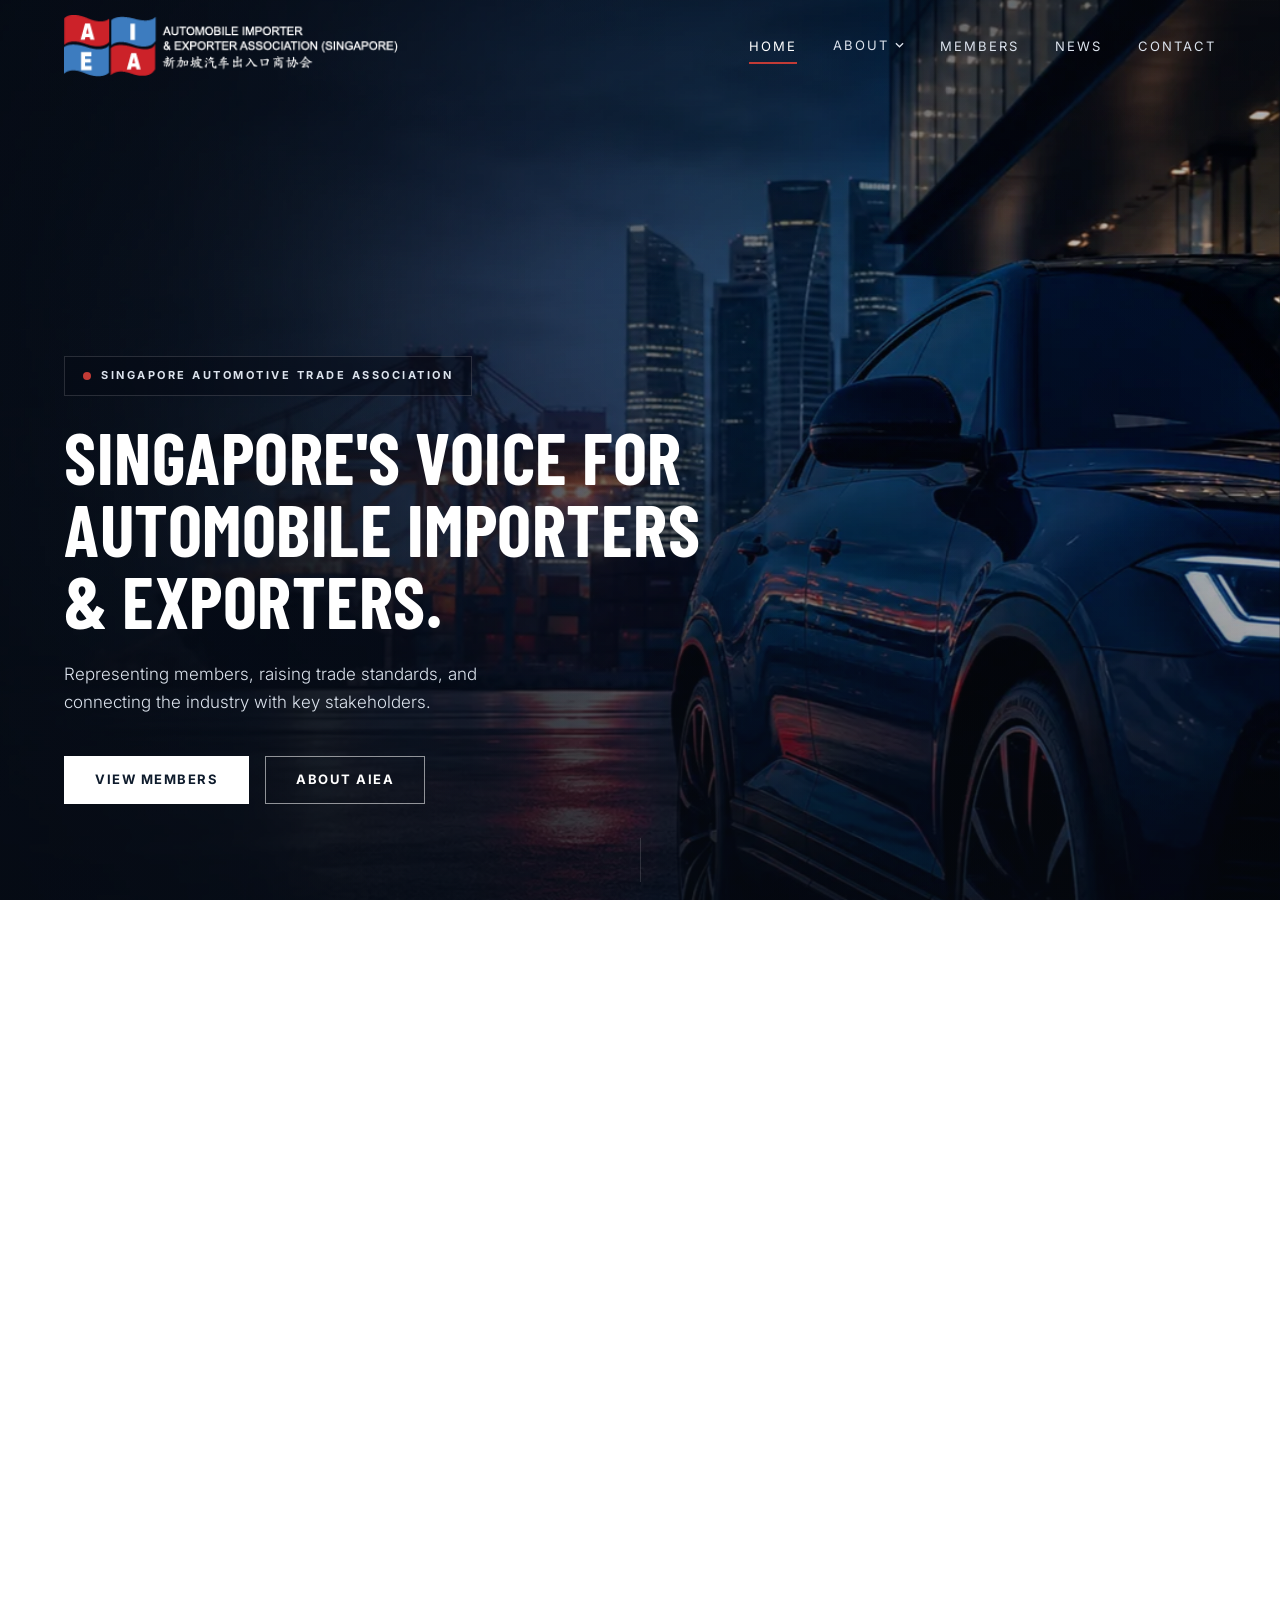
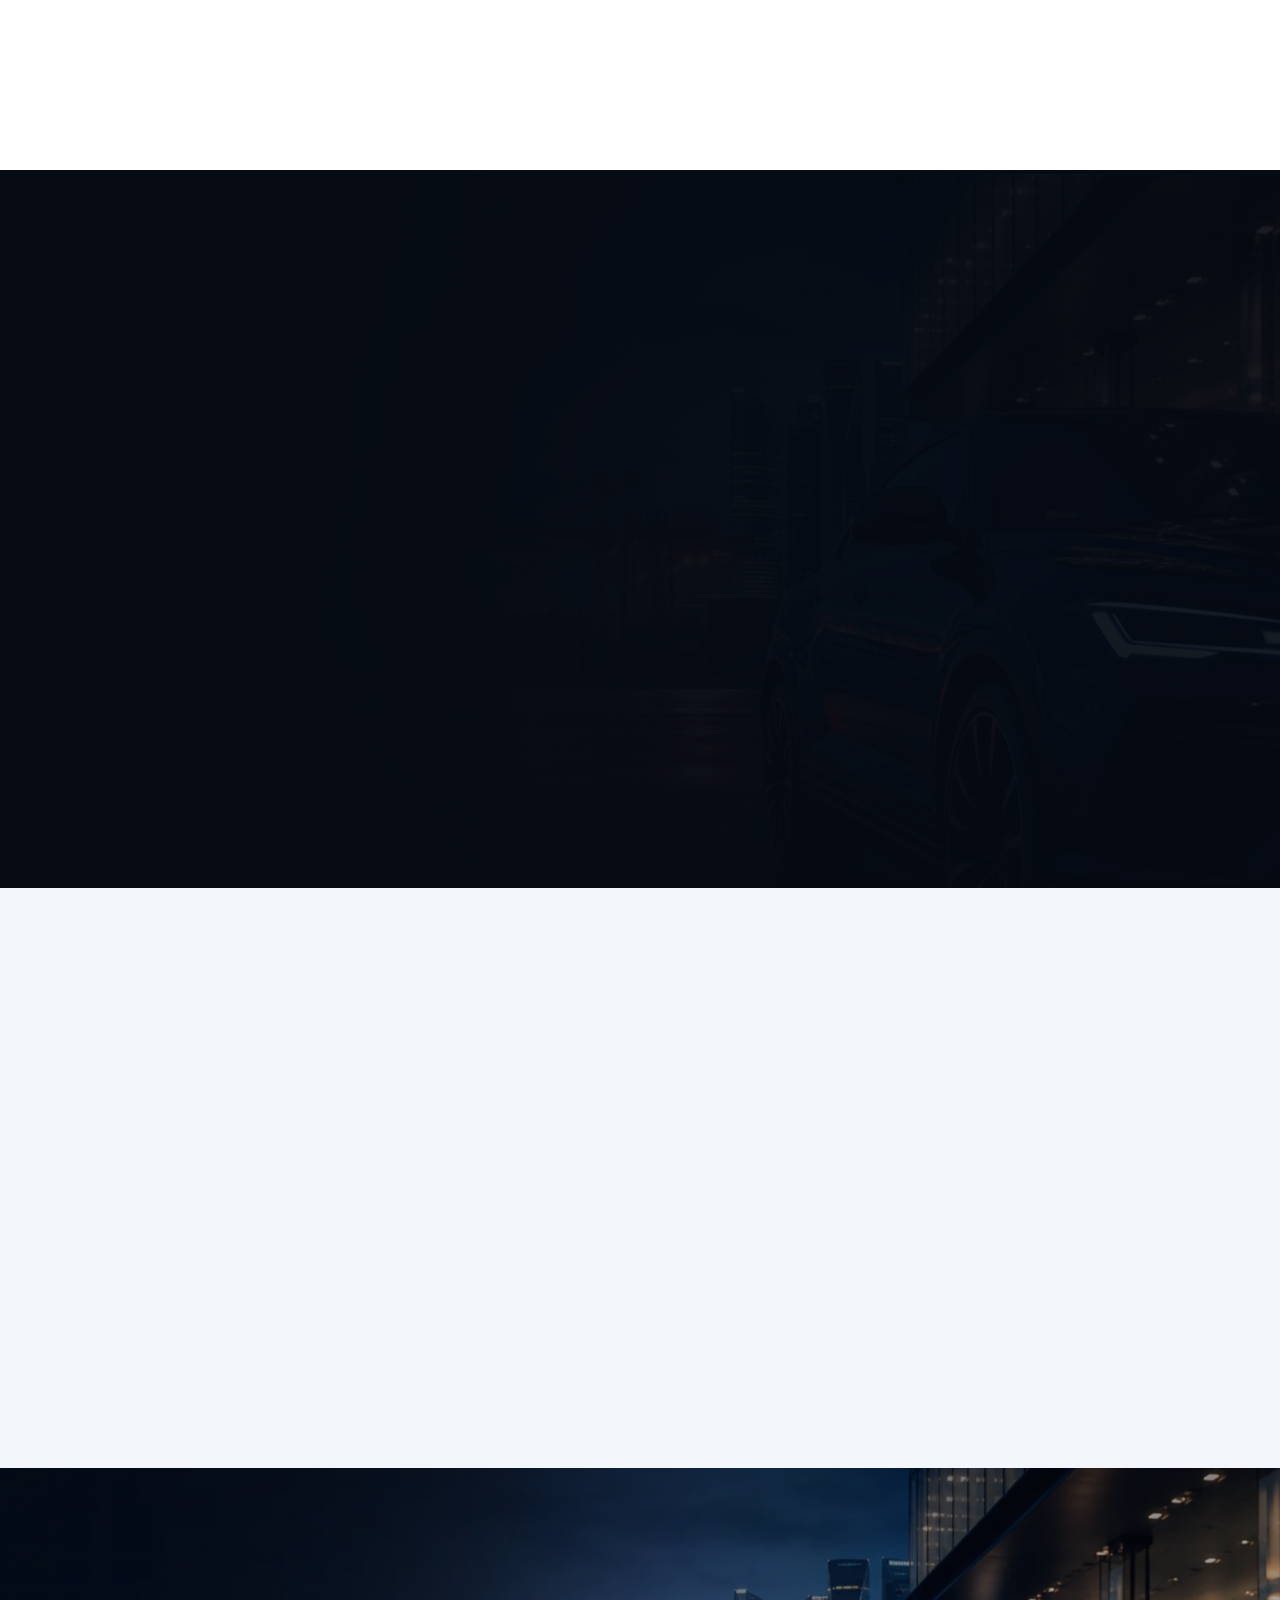
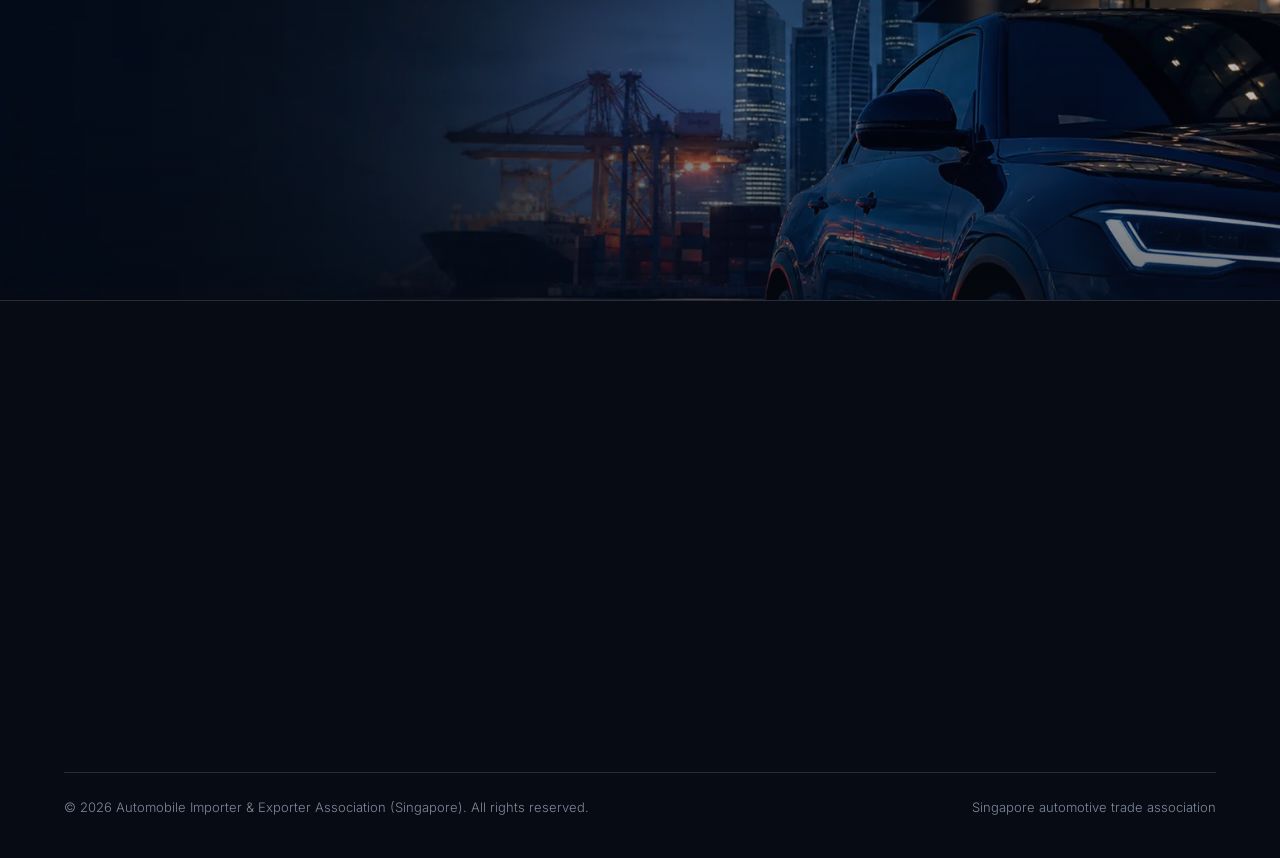
<file: index.html>
<html lang="en"><head>
<meta charset="UTF-8">
<meta name="viewport" content="width=device-width, initial-scale=1.0">
<title>AIEA — Automobile Importer &amp; Exporter Association (Singapore)</title>
<meta name="description" content="AIEA represents Singapore automobile importers, exporters, parallel import dealers, and motor trade businesses through representation, authority liaison, trade standards, and member support.">
<!-- OG / Social -->
<meta property="og:type" content="website">
<meta property="og:title" content="AIEA — Automobile Importer &amp; Exporter Association (Singapore)">
<meta property="og:description" content="Representing Singapore automobile importers, exporters, parallel import dealers, and motor trade businesses.">
<meta property="og:image" content="uploads/hero-bg-1600.webp">
<meta property="og:locale" content="en_SG">
<meta name="twitter:card" content="summary_large_image">
<meta name="twitter:title" content="AIEA — Singapore Automobile Trade Association">
<meta name="twitter:description" content="Representing Singapore automobile importers, exporters, and motor trade businesses since 2000.">
<meta name="twitter:image" content="uploads/hero-bg-1600.webp">
<!-- Favicon -->
<link rel="icon" type="image/png" href="uploads/logo.png">
<!-- Fonts: preconnect first, then non-blocking load -->
<link rel="preconnect" href="https://fonts.googleapis.com">
<link rel="preconnect" href="https://fonts.gstatic.com" crossorigin="">
<link rel="preload" as="style" href="https://fonts.googleapis.com/css2?family=Barlow+Condensed:wght@600;700&amp;family=Inter:wght@300;400;700&amp;display=swap">
<link href="https://fonts.googleapis.com/css2?family=Barlow+Condensed:wght@600;700&amp;family=Inter:wght@300;400;700&amp;display=swap" rel="stylesheet" media="all" onload="this.media='all'">
<noscript><link href="https://fonts.googleapis.com/css2?family=Barlow+Condensed:wght@600;700&family=Inter:wght@300;400;700&display=swap" rel="stylesheet"></noscript>
<link rel="stylesheet" href="styles.css">
<link rel="preload" as="image" href="uploads/hero-bg-1600.webp" type="image/webp" media="(min-width: 768px)">
<link rel="preload" as="image" href="uploads/hero-bg-800.webp" type="image/webp" media="(max-width: 767px)">
</head>
<body>

<template id="__bundler_thumbnail" data-bg-color="#060B14">
  <svg viewBox="0 0 1200 800" xmlns="http://www.w3.org/2000/svg">
    <rect width="1200" height="800" fill="#060B14"></rect>
    <g transform="translate(440, 290)">
      <path d="M0 20 Q40 0 80 14 T160 14 T240 14 T320 14 L320 180 Q280 200 240 186 T160 186 T80 186 T0 186 Z" fill="#C23B36"></path>
      <path d="M0 86 Q40 66 80 80 T160 80 T240 80 T320 80 L320 120 Q280 140 240 126 T160 126 T80 126 T0 126 Z" fill="#3A6FB7"></path>
      <text x="160" y="118" font-family="Inter, -apple-system, sans-serif" font-size="84" font-weight="700" fill="#FFFFFF" text-anchor="middle" letter-spacing="14">AIEA</text>
    </g>
  </svg>
</template>

<!-- ================= NAV ================= -->
<header class="site-header" data-screen-label="Navigation">
  <div class="container nav-inner">
    <a class="nav-logo" href="#top" aria-label="AIEA home">
      <picture>
        <source srcset="uploads/logo.webp" type="image/webp">
        <img src="uploads/logo.png" alt="AIEA — Automobile Importer &amp; Exporter Association (Singapore)" width="318" height="59">
      </picture>
    </a>
    <ul class="nav-links">
      <li><a href="#top" class="is-active">Home</a></li>
      <li class="nav-has-dropdown">
        <a href="about-us.html" aria-haspopup="true" aria-expanded="false">About<svg class="nav-caret" viewBox="0 0 10 6" aria-hidden="true"><path d="M1 1l4 4 4-4" fill="none" stroke="currentColor" stroke-width="1.4"></path></svg></a>
        <ul class="nav-dropdown">
          <li><a href="about-us.html">About AIEA</a></li>
          <li><a href="about-us.html#objectives">Objectives</a></li>
          <li><a href="about-us.html#governing-structure">Governing Structure</a></li>
          <li><a href="committee-members.html">Committee Members</a></li>
          <li><a href="partners.html">Partners</a></li>
        </ul>
      </li>
      <li><a href="membership-directory.html">Members</a></li>
      <li><a href="news-events.html">News</a></li>
      <li><a href="contact.html">Contact</a></li>
    </ul>
    <button class="nav-toggle" type="button" aria-expanded="false" aria-label="Open menu">
      <span></span><span></span><span></span>
    </button>
  </div>
</header>

<nav class="mobile-menu" aria-label="Mobile navigation">
  <ul>
    <li><a href="#top">Home</a></li>
    <li><a href="about-us.html">About AIEA</a></li>
    <li class="mobile-subitem"><a href="about-us.html#objectives">Objectives</a></li>
    <li class="mobile-subitem"><a href="about-us.html#governing-structure">Governing Structure</a></li>
    <li class="mobile-subitem"><a href="committee-members.html">Committee Members</a></li>
    <li class="mobile-subitem"><a href="partners.html">Partners</a></li>
    <li><a href="membership-directory.html">Members</a></li>
    <li><a href="news-events.html">News</a></li>
    <li><a href="contact.html">Contact</a></li>
  </ul>
</nav>

<!-- ================= HERO ================= -->
<section class="hero" id="top" data-screen-label="Hero">
  <div class="hero-bg" aria-hidden="true" style="transform: translateY(0px) scale(1);"><div class="hero-bg-img"></div></div>
  <div class="container hero-content" style="transform: translateY(0px); opacity: 1;">
    <span class="hero-badge hero-in" style="--hero-delay: 0.1s;"><i></i>Singapore Automotive Trade Association</span>
    <h1 class="display-xl hero-in is-split" style="--hero-delay: 0.25s;"><span class="w"><span style="--w-delay: 0.25s;">Singapore's</span></span> <span class="w"><span style="--w-delay: 0.32s;">voice</span></span> <span class="w"><span style="--w-delay: 0.39s;">for</span></span> <span class="w"><span style="--w-delay: 0.46s;">automobile</span></span> <span class="w"><span style="--w-delay: 0.53s;">importers</span></span> <span class="w"><span style="--w-delay: 0.6000000000000001s;">&amp;&nbsp;exporters.</span></span></h1>
    <p class="lead hero-sub hero-in" style="--hero-delay: 0.4s;">Representing members, raising trade standards, and connecting the industry with key stakeholders.</p>
    <div class="hero-actions hero-in" style="--hero-delay: 0.55s;">
      <a class="btn btn-fill-light" href="membership-directory.html">View members</a>
      <a class="btn btn-outline-light" href="about-us.html">About AIEA</a>
    </div>
  </div>
  <div class="hero-scroll-cue" aria-hidden="true"></div>
</section>

<!-- ================= ABOUT ================= -->
<section class="band band-light on-light" id="about" data-screen-label="About AIEA">
  <div class="container about-grid">
    <div class="about-media reveal" data-drift="-0.05">
      <div class="about-photo-frame">
        <picture>
          <source srcset="uploads/about-industry-meeting.webp" type="image/webp">
          <img src="uploads/about-industry-meeting.png" alt="AIEA members reviewing trade documents at an automotive showroom" width="900" height="600" loading="lazy">
        </picture>
      </div>
      <div class="about-caption reveal" style="--reveal-delay: 0.25s;">
        <span class="aiea-stripe" aria-hidden="true"></span>
        <h3>Registered in Singapore since 2000</h3>
        <p>Supporting representation, liaison, and professional trade practices.</p>
      </div>
    </div>
    <div class="about-copy">
      <div class="reveal">
        <span class="eyebrow">About AIEA</span>
        <span class="eyebrow-bar" aria-hidden="true"></span>
        <h2 class="display-lg">Built for Singapore automobile importers and exporters.</h2>
      </div>
      <p class="lead reveal" style="--reveal-delay: 0.12s;">AIEA was officially registered on 11 January 2000 to represent members of Singapore's automotive import, export, parallel import, and motor trade community.</p>
      <div class="reveal" style="--reveal-delay: 0.2s;">
        <h3 class="about-subhead">An association shaped by the trade</h3>
        <p class="about-subcopy">From member communication to industry standards, AIEA provides a practical platform for Singapore automotive businesses.</p>
      </div>
      <div class="stat-row reveal" style="--reveal-delay: 0.3s;">
        <div class="spec-cell">
          <span class="value" data-count="2000">0</span>
          <span class="label">Registered</span>
        </div>
        <div class="spec-cell">
          <span class="value" data-count="80" data-suffix="+">0</span>
          <span class="label">Members</span>
        </div>
        <div class="spec-cell">
          <span class="value">SG</span>
          <span class="label">Trade</span>
        </div>
      </div>
    </div>
  </div>
</section>

<!-- ================= OBJECTIVES ================= -->
<section class="band band-dark objectives" id="objectives" data-screen-label="What AIEA Does">
  <div class="objectives-bg" aria-hidden="true"></div>
  <div class="container objectives-grid">
    <div class="objectives-intro" data-drift="-0.03">
      <div class="reveal">
        <span class="eyebrow">What AIEA Does</span>
        <span class="eyebrow-bar" aria-hidden="true"></span>
        <h2 class="display-lg">Supporting Singapore's automobile import &amp; export industry</h2>
      </div>
      <p class="lead reveal" style="--reveal-delay: 0.12s;">AIEA represents Singapore automobile importers, exporters, parallel import dealers, and motor trade businesses through representation, authority liaison, trade standards, and member support.</p>
      <div class="objectives-actions reveal" style="--reveal-delay: 0.28s;">
        <a class="btn btn-fill-light" href="#objectives">View objectives</a>
        <a class="btn btn-outline-light" href="membership-directory.html">Browse members</a>
      </div>
    </div>
    <div class="objective-cards" data-drift="0.05">
      <article class="objective-card accent-red reveal">
        <span class="objective-num">01</span>
        <h3>Represent Singapore motor traders</h3>
        <p>Promoting the interests of Singapore automobile importers and exporters.</p>
      </article>
      <article class="objective-card accent-blue reveal" style="--reveal-delay: 0.12s;">
        <span class="objective-num">02</span>
        <h3>Liaise with relevant authorities</h3>
        <p>Connecting members with relevant Singapore government agencies.</p>
      </article>
      <article class="objective-card accent-blue reveal" style="--reveal-delay: 0.2s;">
        <span class="objective-num">03</span>
        <h3>Promote proper trade practices</h3>
        <p>Encouraging fair, transparent, and professional automotive trade standards.</p>
      </article>
      <article class="objective-card accent-red reveal" style="--reveal-delay: 0.28s;">
        <span class="objective-num">04</span>
        <h3>Support industry development</h3>
        <p>Improving member knowledge, service quality, and trade expertise.</p>
      </article>
    </div>
  </div>
</section>

<!-- ================= MEMBER CTA ================= -->
<section class="band band-light-alt on-light" id="members" data-screen-label="Membership">
  <div class="container">
    <div class="member-grid">
      <div class="member-panel panel-dark reveal">
        <span class="eyebrow" style="color: var(--body-strong-dark);">Member Directory</span>
        <span class="eyebrow-bar" aria-hidden="true"></span>
        <h2 class="display-md" style="color: var(--on-dark);">Find AIEA member companies.</h2>
        <p>Browse Singapore automobile importers, exporters, parallel import dealers, and motor trade businesses.</p>
        <a class="btn btn-fill-light" href="membership-directory.html">View member directory</a>
        <span class="panel-glyph" aria-hidden="true">
          <svg viewBox="0 0 24 24" fill="none" stroke="currentColor" stroke-width="1">
            <path d="M6 3h9l4 4v14H6z"></path>
            <path d="M15 3v4h4"></path>
            <path d="M9 12h6M9 16h6"></path>
          </svg>
        </span>
      </div>
      <div class="member-panel panel-light reveal" style="--reveal-delay: 0.15s;">
        <span class="eyebrow">Membership Form</span>
        <span class="eyebrow-bar" aria-hidden="true"></span>
        <h2 class="display-md">Apply to join the association.</h2>
        <p>Download the AIEA membership form for submission to the association secretariat.</p>
        <a class="btn btn-fill-dark" href="https://drive.google.com/file/d/1eF8qH10rhU7U8wJIN0uwfxUP3kX7Qyko/view">Download form</a>
        <span class="panel-glyph" aria-hidden="true">
          <svg viewBox="0 0 24 24" fill="none" stroke="currentColor" stroke-width="1">
            <path d="M4 4h16v16H4z"></path>
            <path d="M8 9h8M8 12h5"></path>
            <path d="M8 16l2 2 4-4"></path>
          </svg>
        </span>
      </div>
    </div>
  </div>
</section>

<!-- ================= PHOTO BAND ================= -->
<section class="photo-band" data-screen-label="Photo Band" aria-label="Singapore port at night with automobile">
  <div class="photo-band-img" aria-hidden="true"></div>
  <div class="photo-band-overlay">
    <div class="container" data-drift="-0.08">
      <h2 class="display-md reveal" style="max-width: 18ch;">Connecting the trade with the industry.</h2>
    </div>
  </div>
</section>

<!-- ================= FOOTER ================= -->
<footer class="site-footer" id="contact" data-screen-label="Footer">
  <div class="container">
    <div class="footer-grid">
      <div class="footer-col reveal">
        <span class="eyebrow">Contact</span>
        <span class="eyebrow-bar" aria-hidden="true"></span>
        <h3>Get in touch with AIEA</h3>
        <address>
          No. 20 Ubi Road 4 #02-02<br>
          Think One Building<br>
          Singapore 408622
        </address>
        <div class="footer-contact-lines">
          <a href="tel:+6581208281">Tel: (65) 8120 8281</a>
          <a href="mailto:enquiries@aiea.org.sg">Email: enquiries@aiea.org.sg</a>
        </div>
      </div>
      <div class="footer-col reveal" style="--reveal-delay: 0.12s;">
        <span class="eyebrow">Membership Enquiry</span>
        <span class="eyebrow-bar" aria-hidden="true"></span>
        <h3>Become an AIEA member</h3>
        <p class="footer-body">For membership applications or enquiries, contact the association secretariat or download the membership form from the website.</p>
        <div class="footer-cta-row">
          <a class="btn btn-fill-light" href="mailto:enquiries@aiea.org.sg">Membership enquiry</a>
          <a class="btn btn-outline-light" href="https://drive.google.com/file/d/1eF8qH10rhU7U8wJIN0uwfxUP3kX7Qyko/view">Download form</a>
        </div>
      </div>
      <div class="footer-col reveal" style="--reveal-delay: 0.2s;">
        <span class="eyebrow">Quick Links</span>
        <span class="eyebrow-bar" aria-hidden="true"></span>
        <ul class="footer-links">
          <li><a href="about-us.html">About AIEA</a></li>
          <li><a href="#objectives">Objectives</a></li>
          <li><a href="membership-directory.html">Member Directory</a></li>
          <li><a href="news-events.html">News &amp; Events</a></li>
          <li><a href="contact.html">Contact</a></li>
        </ul>
      </div>
    </div>
    <div class="footer-bottom">
      <span>© <span id="footer-year">2026</span> Automobile Importer &amp; Exporter Association (Singapore). All rights reserved.</span>
      <span>Singapore automotive trade association</span>
    </div>
  </div>
</footer>

<script src="scroll.js"></script>


</body></html>
</file>
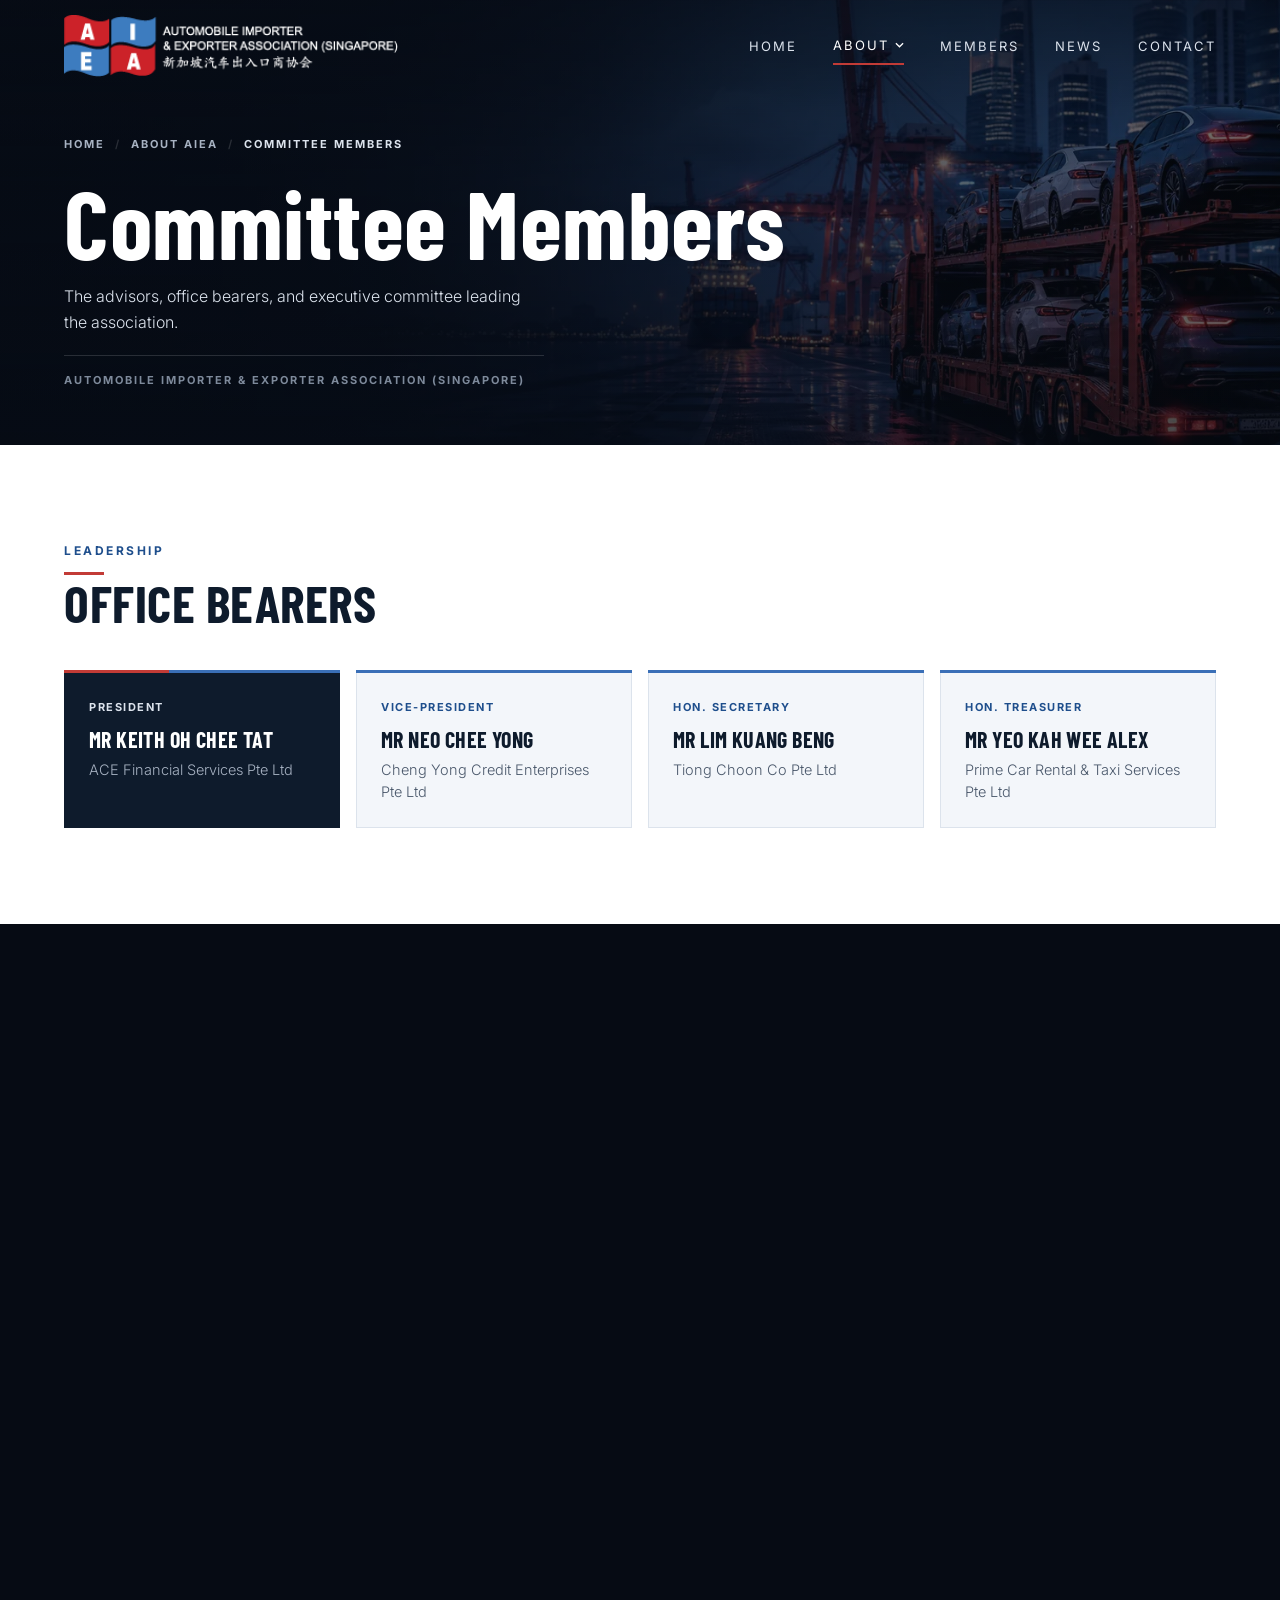
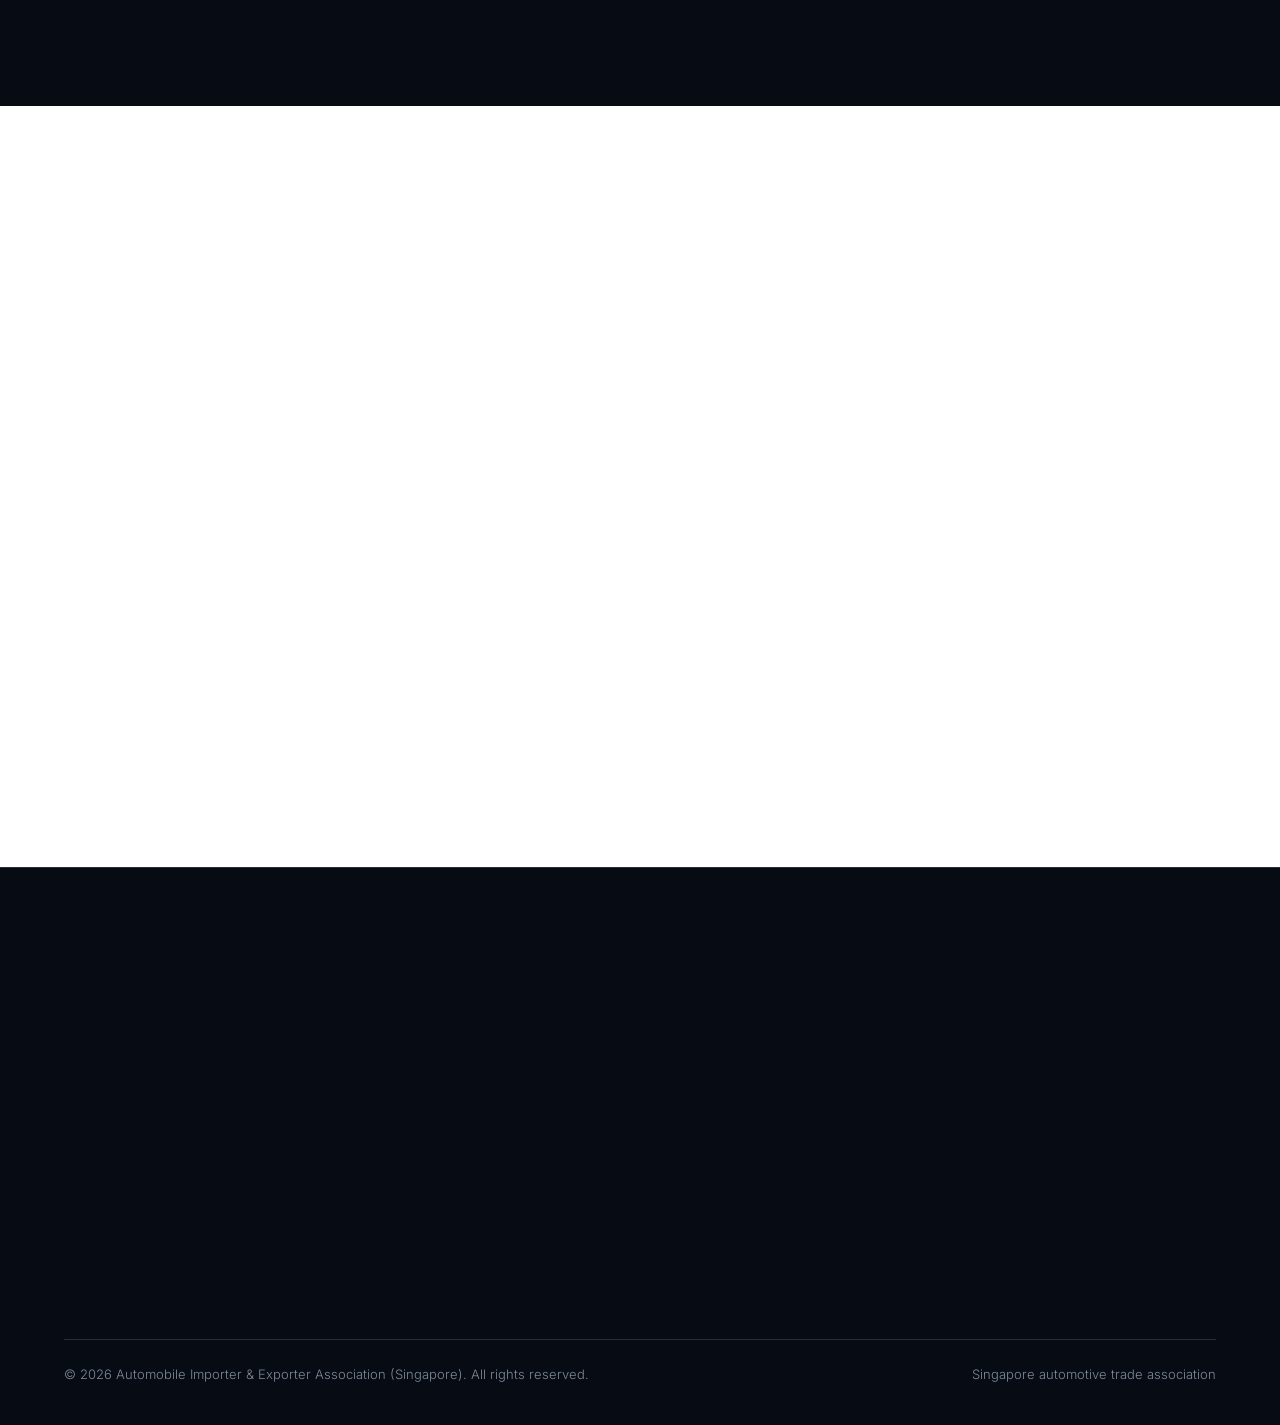
<file: committee-members.html>
<html lang="en"><head>
    <meta charset="UTF-8">
    <meta name="viewport" content="width=device-width, initial-scale=1.0">
    <title>Committee Members — AIEA Automobile Importer &amp; Exporter Association (Singapore)</title>
    <meta name="description" content="The AIEA committee — advisors, office bearers, and executive committee members leading the Automobile Importer &amp; Exporter Association (Singapore).">
    <!-- OG / Social -->
    <meta property="og:type" content="website">
    <meta property="og:title" content="Committee Members — AIEA Singapore">
    <meta property="og:description" content="Meet the AIEA committee — advisors, office bearers, and executive committee members.">
    <meta property="og:image" content="uploads/about-header-bg.webp">
    <meta property="og:locale" content="en_SG">
    <meta name="twitter:card" content="summary_large_image">
    <meta name="twitter:title" content="Committee Members — AIEA Singapore">
    <meta name="twitter:image" content="uploads/about-header-bg.webp">
    <!-- Favicon -->
    <link rel="icon" type="image/png" href="uploads/logo.png">
    <!-- Fonts -->
    <link rel="preconnect" href="https://fonts.googleapis.com">
    <link rel="preconnect" href="https://fonts.gstatic.com" crossorigin="">
    <link rel="preload" as="style" href="https://fonts.googleapis.com/css2?family=Barlow+Condensed:wght@600;700&amp;family=Inter:wght@300;400;700&amp;display=swap">
    <link href="https://fonts.googleapis.com/css2?family=Barlow+Condensed:wght@600;700&amp;family=Inter:wght@300;400;700&amp;display=swap" rel="stylesheet" media="all" onload="this.media='all'">
    <noscript><link href="https://fonts.googleapis.com/css2?family=Barlow+Condensed:wght@600;700&family=Inter:wght@300;400;700&display=swap" rel="stylesheet"></noscript>
    <link rel="stylesheet" href="styles.css">
    <link rel="preload" as="image" href="uploads/about-header-bg.webp" type="image/webp">
    </head>
    <body data-new-gr-c-s-check-loaded="14.1331.0" data-gr-ext-installed="">
    
    <!-- ================= NAV ================= -->
    <header class="site-header" data-screen-label="Navigation">
      <div class="container nav-inner">
        <a class="nav-logo" href="index.html" aria-label="AIEA home">
          <picture>
            <source srcset="uploads/logo.webp" type="image/webp">
            <img src="uploads/logo.png" alt="AIEA — Automobile Importer &amp; Exporter Association (Singapore)" width="318" height="59">
          </picture>
        </a>
        <ul class="nav-links">
          <li><a href="index.html">Home</a></li>
          <li class="nav-has-dropdown">
            <a href="about-us.html" class="is-active" aria-haspopup="true" aria-expanded="false">About<svg class="nav-caret" viewBox="0 0 10 6" aria-hidden="true"><path d="M1 1l4 4 4-4" fill="none" stroke="currentColor" stroke-width="1.4"></path></svg></a>
            <ul class="nav-dropdown">
              <li><a href="about-us.html">About AIEA</a></li>
              <li><a href="about-us.html#objectives">Objectives</a></li>
              <li><a href="about-us.html#governing-structure">Governing Structure</a></li>
              <li><a href="committee-members.html" class="is-active">Committee Members</a></li>
              <li><a href="partners.html">Partners</a></li>
            </ul>
          </li>
          <li><a href="membership-directory.html">Members</a></li>
          <li><a href="news-events.html">News</a></li>
          <li><a href="contact.html">Contact</a></li>
        </ul>
        <button class="nav-toggle" type="button" aria-expanded="false" aria-label="Open menu">
          <span></span><span></span><span></span>
        </button>
      </div>
    </header>
    
    <nav class="mobile-menu" aria-label="Mobile navigation">
      <ul>
        <li><a href="index.html">Home</a></li>
        <li><a href="about-us.html">About AIEA</a></li>
        <li class="mobile-subitem"><a href="about-us.html#objectives">Objectives</a></li>
        <li class="mobile-subitem"><a href="about-us.html#governing-structure">Governing Structure</a></li>
        <li class="mobile-subitem"><a href="committee-members.html">Committee Members</a></li>
        <li class="mobile-subitem"><a href="partners.html">Partners</a></li>
        <li><a href="membership-directory.html">Members</a></li>
        <li><a href="news-events.html">News</a></li>
        <li><a href="contact.html">Contact</a></li>
      </ul>
    </nav>
    
    <!-- ================= SUBPAGE HERO ================= -->
    <section class="subpage-hero" aria-label="Committee Members page header">
      <div class="subpage-hero-bg" aria-hidden="true"></div>
      <div class="container subpage-hero-content">
        <nav class="breadcrumb" aria-label="Breadcrumb">
          <a href="index.html">Home</a>
          <span aria-hidden="true">/</span>
          <a href="about-us.html">About AIEA</a>
          <span aria-hidden="true">/</span>
          <span>Committee Members</span>
        </nav>
        <h1 class="subpage-title reveal is-revealed">Committee Members</h1>
        <p class="subpage-subtitle reveal is-revealed" style="--reveal-delay: 0.1s;">The advisors, office bearers, and executive committee leading the association.</p>
        <div class="subpage-divider reveal is-revealed" style="--reveal-delay: 0.2s;" aria-hidden="true"></div>
        <p class="subpage-org-name reveal is-revealed" style="--reveal-delay: 0.28s;">Automobile Importer &amp; Exporter Association (Singapore)</p>
      </div>
    </section>
    
    <!-- ================= OFFICE BEARERS ================= -->
    <section class="band band-light on-light" id="office-bearers" data-screen-label="Office Bearers">
      <div class="container">
        <div class="reveal is-revealed">
          <span class="eyebrow">Leadership</span>
          <span class="eyebrow-bar" aria-hidden="true"></span>
          <h2 class="display-lg">Office Bearers</h2>
        </div>
        <div class="committee-grid committee-grid-bearers">
          <article class="person-card person-card-lead reveal is-revealed">
            <span class="person-role">President</span>
            <h3 class="person-name">Mr Keith Oh Chee Tat</h3>
            <p class="person-org">ACE Financial Services Pte Ltd</p>
          </article>
          <article class="person-card reveal is-revealed" style="--reveal-delay: 0.08s;">
            <span class="person-role">Vice-President</span>
            <h3 class="person-name">Mr Neo Chee Yong</h3>
            <p class="person-org">Cheng Yong Credit Enterprises Pte Ltd</p>
          </article>
          <article class="person-card reveal" style="--reveal-delay: 0.14s;">
            <span class="person-role">Hon. Secretary</span>
            <h3 class="person-name">Mr Lim Kuang Beng</h3>
            <p class="person-org">Tiong Choon Co Pte Ltd</p>
          </article>
          <article class="person-card reveal" style="--reveal-delay: 0.2s;">
            <span class="person-role">Hon. Treasurer</span>
            <h3 class="person-name">Mr Yeo Kah Wee Alex</h3>
            <p class="person-org">Prime Car Rental &amp; Taxi Services Pte Ltd</p>
          </article>
        </div>
      </div>
    </section>
    
    <!-- ================= ADVISORS ================= -->
    <section class="band band-dark" id="advisors" data-screen-label="Advisory Panel">
      <div class="container">
        <div class="reveal">
          <span class="eyebrow">Guidance</span>
          <span class="eyebrow-bar" aria-hidden="true"></span>
          <h2 class="display-lg">Advisory Panel</h2>
        </div>
        <div class="committee-grid committee-grid-advisors">
          <article class="person-card person-card-dark person-card-wide reveal">
            <span class="person-role">Distinguished Advisor</span>
            <h3 class="person-name">Ms Sim Ann</h3>
            <p class="person-org">Senior Minister of State,<br>Ministry of Foreign Affairs &amp; Ministry of National Development</p>
          </article>
          <article class="person-card person-card-dark reveal" style="--reveal-delay: 0.08s;">
            <span class="person-role">Hon. Legal Advisor</span>
            <h3 class="person-name">Mr Jeffrey Beh</h3>
            <p class="person-org">Lee Bon Leong &amp; Co</p>
          </article>
          <article class="person-card person-card-dark reveal" style="--reveal-delay: 0.14s;">
            <span class="person-role">Hon. Legal Advisor</span>
            <h3 class="person-name">Mr Chua Beng Chye</h3>
            <p class="person-org">Rajah &amp; Tann Singapore LLP</p>
          </article>
          <article class="person-card person-card-dark reveal" style="--reveal-delay: 0.2s;">
            <span class="person-role">Hon. Advisor</span>
            <h3 class="person-name">Mr Neo Nam Heng</h3>
            <p class="person-org">Prime Motor &amp; Leasing Pte Ltd</p>
          </article>
          <article class="person-card person-card-dark reveal" style="--reveal-delay: 0.26s;">
            <span class="person-role">Hon. Advisor</span>
            <h3 class="person-name">Mr Jerry Low Khee Siang</h3>
            <p class="person-org">Finesse Holdings Pte Ltd</p>
          </article>
        </div>
      </div>
    </section>
    
    <!-- ================= EXECUTIVE COMMITTEE ================= -->
    <section class="band band-light on-light" id="executive-committee" data-screen-label="Executive Committee">
      <div class="container">
        <div class="reveal">
          <span class="eyebrow">The Committee</span>
          <span class="eyebrow-bar" aria-hidden="true"></span>
          <h2 class="display-lg">Executive Committee</h2>
        </div>
        <div class="committee-grid committee-grid-exco">
          <article class="person-card reveal">
            <span class="person-role">Executive Committee</span>
            <h3 class="person-name">Mr Neo Tiam Ting <span class="person-honour">BBM</span></h3>
            <p class="person-org">Think One Automobile &amp; Trading Pte Ltd</p>
          </article>
          <article class="person-card reveal" style="--reveal-delay: 0.06s;">
            <span class="person-role">Executive Committee</span>
            <h3 class="person-name">Mr Jason Poh Leong Kok</h3>
            <p class="person-org">Exclusive Global Pte Ltd</p>
          </article>
          <article class="person-card reveal" style="--reveal-delay: 0.12s;">
            <span class="person-role">Executive Committee</span>
            <h3 class="person-name">Mr Chan Ping Wen</h3>
            <p class="person-org">Products I Need (P.I.N) Cars Pte Ltd</p>
          </article>
          <article class="person-card reveal" style="--reveal-delay: 0.18s;">
            <span class="person-role">Executive Committee</span>
            <h3 class="person-name">Mr Heng Hong Hin</h3>
            <p class="person-org">Prime Car Traders Pte Ltd</p>
          </article>
          <article class="person-card reveal" style="--reveal-delay: 0.24s;">
            <span class="person-role">Executive Committee</span>
            <h3 class="person-name">Mr Ong Bin Koon</h3>
            <p class="person-org">Luxurie Auto Pte Ltd</p>
          </article>
          <article class="person-card reveal" style="--reveal-delay: 0.3s;">
            <span class="person-role">Executive Committee</span>
            <h3 class="person-name">Mr Aaron Koh Yew Teck</h3>
            <p class="person-org">Emperor Motors Pte Ltd</p>
          </article>
          <article class="person-card reveal" style="--reveal-delay: 0.36s;">
            <span class="person-role">Executive Committee</span>
            <h3 class="person-name">Mr Joel Pay Kian Hwee</h3>
            <p class="person-org">Lay Auto Pte Ltd</p>
          </article>
        </div>
      </div>
    </section>
    
    <!-- ================= FOOTER ================= -->
    <footer class="site-footer" id="contact" data-screen-label="Footer">
      <div class="container">
        <div class="footer-grid">
          <div class="footer-col reveal">
            <span class="eyebrow">Contact</span>
            <span class="eyebrow-bar" aria-hidden="true"></span>
            <h3>Get in touch with AIEA</h3>
            <address>
              No. 20 Ubi Road 4 #02-02<br>
              Think One Building<br>
              Singapore 408622
            </address>
            <div class="footer-contact-lines">
              <a href="tel:+6581208281">Tel: (65) 8120 8281</a>
              <a href="mailto:enquiries@aiea.org.sg">Email: enquiries@aiea.org.sg</a>
            </div>
          </div>
          <div class="footer-col reveal" style="--reveal-delay: 0.12s;">
            <span class="eyebrow">Membership Enquiry</span>
            <span class="eyebrow-bar" aria-hidden="true"></span>
            <h3>Become an AIEA member</h3>
            <p class="footer-body">For membership applications or enquiries, contact the association secretariat or download the membership form from the website.</p>
            <div class="footer-cta-row">
              <a class="btn btn-fill-light" href="mailto:enquiries@aiea.org.sg">Membership enquiry</a>
              <a class="btn btn-outline-light" href="membership-directory.html">Member directory</a>
            </div>
          </div>
          <div class="footer-col reveal" style="--reveal-delay: 0.2s;">
            <span class="eyebrow">Quick Links</span>
            <span class="eyebrow-bar" aria-hidden="true"></span>
            <ul class="footer-links">
              <li><a href="about-us.html">About AIEA</a></li>
              <li><a href="about-us.html#objectives">Objectives</a></li>
              <li><a href="about-us.html#governing-structure">Governing Structure</a></li>
              <li><a href="committee-members.html">Committee Members</a></li>
              <li><a href="contact.html">Contact</a></li>
            </ul>
          </div>
        </div>
        <div class="footer-bottom">
          <span>© <span id="footer-year">2026</span> Automobile Importer &amp; Exporter Association (Singapore). All rights reserved.</span>
          <span>Singapore automotive trade association</span>
        </div>
      </div>
    </footer>
    
    <script src="scroll.js"></script>
    
    
    </body><grammarly-desktop-integration data-grammarly-shadow-root="true" style="visibility: visible !important;"></grammarly-desktop-integration></html>
</file>
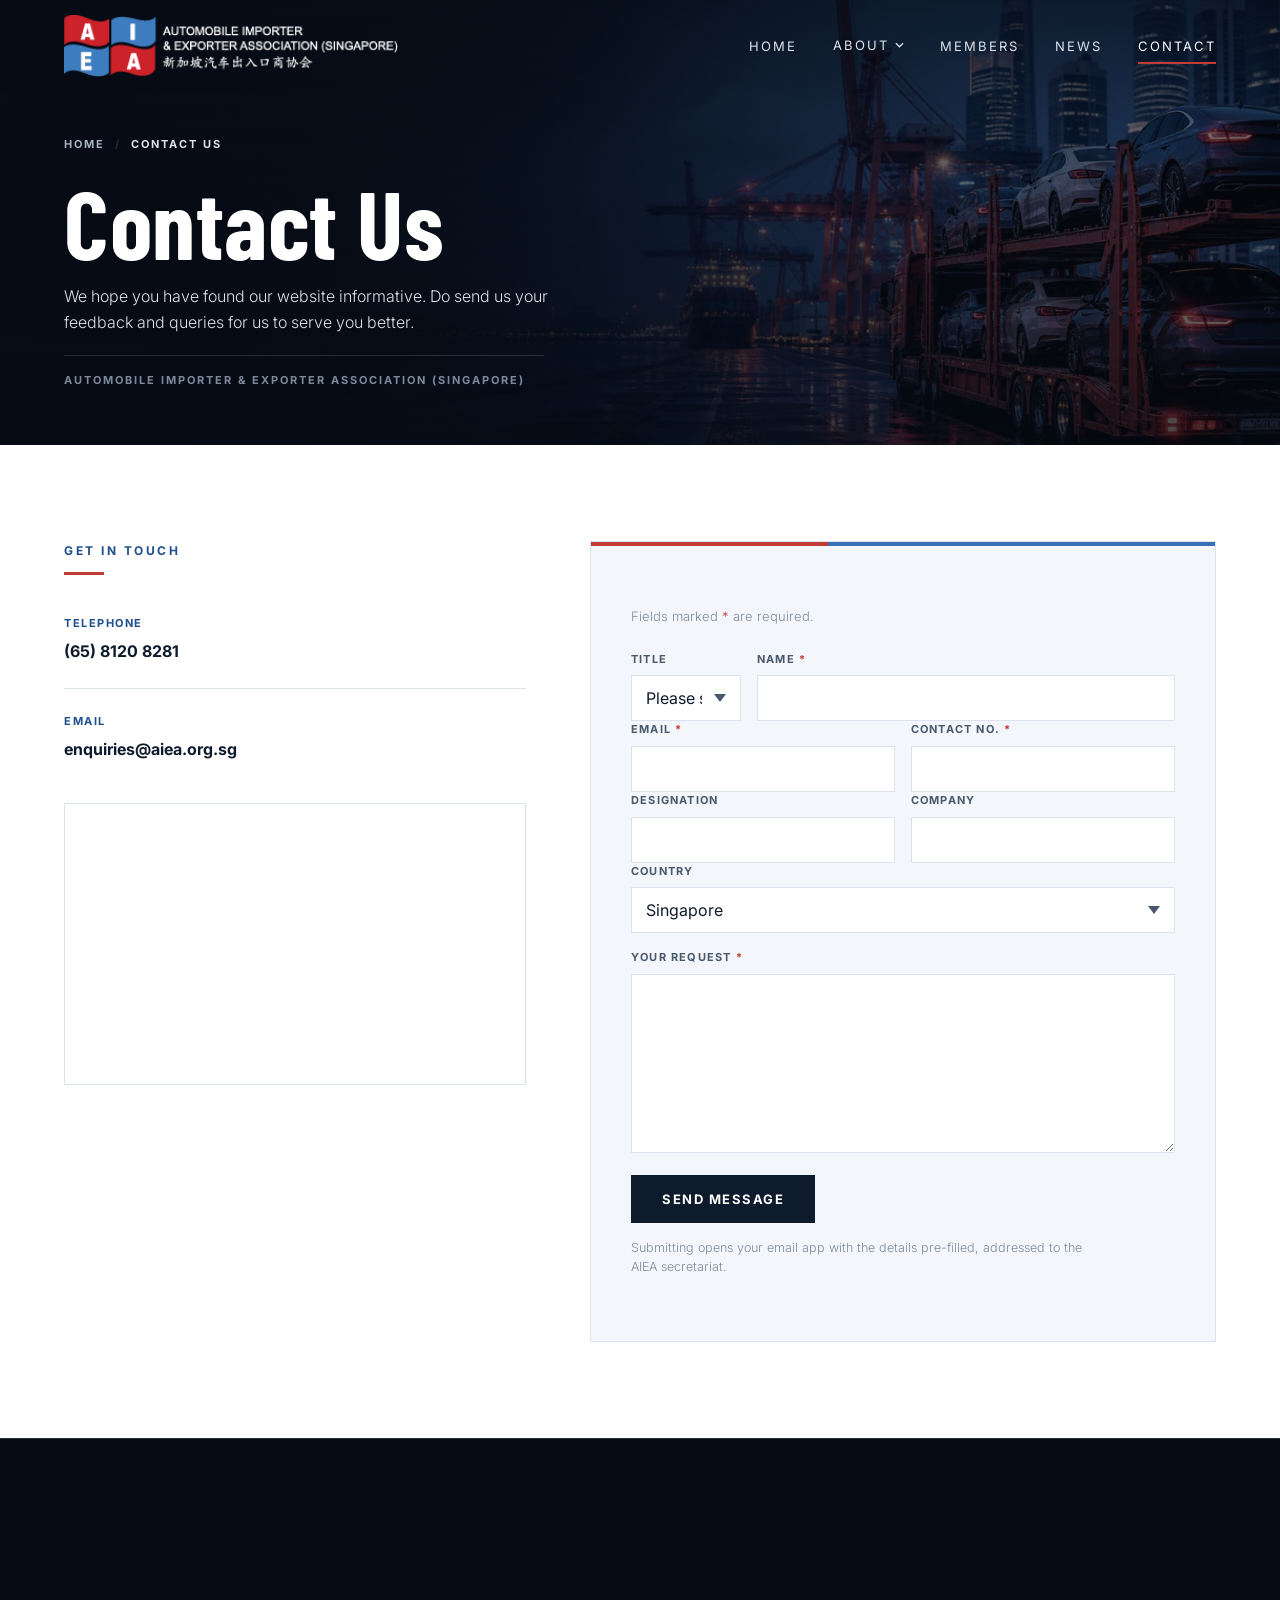
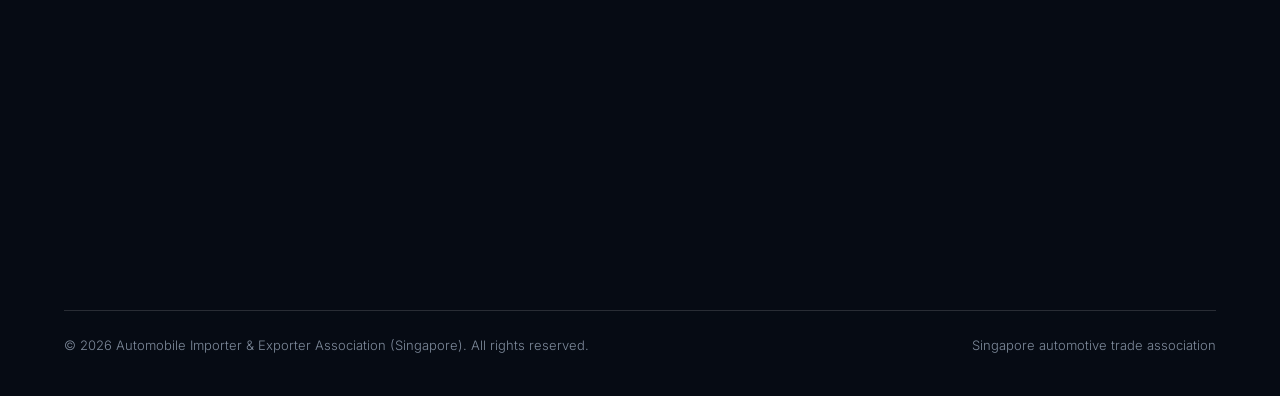
<file: contact.html>
<html lang="en"><head>
<meta charset="UTF-8">
<meta name="viewport" content="width=device-width, initial-scale=1.0">
<title>Contact Us — AIEA Automobile Importer &amp; Exporter Association (Singapore)</title>
<meta name="description" content="Contact AIEA — the Automobile Importer &amp; Exporter Association (Singapore). Send your feedback and queries to the association secretariat.">
<!-- OG / Social -->
<meta property="og:type" content="website">
<meta property="og:title" content="Contact Us — AIEA Singapore">
<meta property="og:description" content="Send your feedback and queries to the AIEA secretariat — Singapore's automobile trade association.">
<meta property="og:image" content="uploads/about-header-bg.webp">
<meta property="og:locale" content="en_SG">
<meta name="twitter:card" content="summary_large_image">
<meta name="twitter:title" content="Contact Us — AIEA Singapore">
<meta name="twitter:image" content="uploads/about-header-bg.webp">
<!-- Favicon -->
<link rel="icon" type="image/png" href="uploads/logo.png">
<!-- Fonts -->
<link rel="preconnect" href="https://fonts.googleapis.com">
<link rel="preconnect" href="https://fonts.gstatic.com" crossorigin="">
<link rel="preload" as="style" href="https://fonts.googleapis.com/css2?family=Barlow+Condensed:wght@600;700&amp;family=Inter:wght@300;400;700&amp;display=swap">
<link href="https://fonts.googleapis.com/css2?family=Barlow+Condensed:wght@600;700&amp;family=Inter:wght@300;400;700&amp;display=swap" rel="stylesheet" media="all" onload="this.media='all'">
<noscript><link href="https://fonts.googleapis.com/css2?family=Barlow+Condensed:wght@600;700&family=Inter:wght@300;400;700&display=swap" rel="stylesheet"></noscript>
<link rel="stylesheet" href="styles.css">
<link rel="preload" as="image" href="uploads/about-header-bg.webp" type="image/webp">
</head>
<body>

<!-- ================= NAV ================= -->
<header class="site-header" data-screen-label="Navigation">
  <div class="container nav-inner">
    <a class="nav-logo" href="index.html" aria-label="AIEA home">
      <picture>
        <source srcset="uploads/logo.webp" type="image/webp">
        <img src="uploads/logo.png" alt="AIEA — Automobile Importer &amp; Exporter Association (Singapore)" width="318" height="59">
      </picture>
    </a>
    <ul class="nav-links">
      <li><a href="index.html">Home</a></li>
      <li class="nav-has-dropdown">
        <a href="about-us.html" aria-haspopup="true" aria-expanded="false">About<svg class="nav-caret" viewBox="0 0 10 6" aria-hidden="true"><path d="M1 1l4 4 4-4" fill="none" stroke="currentColor" stroke-width="1.4"></path></svg></a>
        <ul class="nav-dropdown">
          <li><a href="about-us.html">About AIEA</a></li>
          <li><a href="about-us.html#objectives">Objectives</a></li>
          <li><a href="about-us.html#governing-structure">Governing Structure</a></li>
          <li><a href="committee-members.html">Committee Members</a></li>
          <li><a href="partners.html">Partners</a></li>
        </ul>
      </li>
      <li><a href="membership-directory.html">Members</a></li>
      <li><a href="news-events.html">News</a></li>
      <li><a href="contact.html" class="is-active">Contact</a></li>
    </ul>
    <button class="nav-toggle" type="button" aria-expanded="false" aria-label="Open menu">
      <span></span><span></span><span></span>
    </button>
  </div>
</header>

<nav class="mobile-menu" aria-label="Mobile navigation">
  <ul>
    <li><a href="index.html">Home</a></li>
    <li><a href="about-us.html">About AIEA</a></li>
    <li class="mobile-subitem"><a href="about-us.html#objectives">Objectives</a></li>
    <li class="mobile-subitem"><a href="about-us.html#governing-structure">Governing Structure</a></li>
    <li class="mobile-subitem"><a href="committee-members.html">Committee Members</a></li>
    <li class="mobile-subitem"><a href="partners.html">Partners</a></li>
    <li><a href="membership-directory.html">Members</a></li>
    <li><a href="news-events.html">News</a></li>
    <li><a href="contact.html">Contact</a></li>
  </ul>
</nav>

<!-- ================= SUBPAGE HERO ================= -->
<section class="subpage-hero" aria-label="Contact Us page header">
  <div class="subpage-hero-bg" aria-hidden="true"></div>
  <div class="container subpage-hero-content">
    <nav class="breadcrumb" aria-label="Breadcrumb">
      <a href="index.html">Home</a>
      <span aria-hidden="true">/</span>
      <span>Contact Us</span>
    </nav>
    <h1 class="subpage-title reveal is-revealed">Contact Us</h1>
    <p class="subpage-subtitle reveal is-revealed" style="--reveal-delay: 0.1s;">We hope you have found our website informative. Do send us your feedback and queries for us to serve you better.</p>
    <div class="subpage-divider reveal is-revealed" style="--reveal-delay: 0.2s;" aria-hidden="true"></div>
    <p class="subpage-org-name reveal is-revealed" style="--reveal-delay: 0.28s;">Automobile Importer &amp; Exporter Association (Singapore)</p>
  </div>
</section>

<!-- ================= CONTACT ================= -->
<section class="band band-light on-light" id="contact-main" data-screen-label="Contact">
  <div class="container">
    <div class="contact-grid">

      <!-- Info column -->
      <aside class="contact-info reveal is-revealed">
        <span class="eyebrow">Get in touch</span>
        <span class="eyebrow-bar" aria-hidden="true"></span>
        <ul class="contact-detail-list">
          <li>
            <span class="contact-detail-label">Telephone</span>
            <a href="tel:+6581208281">(65) 8120 8281</a>
          </li>
          <li>
            <span class="contact-detail-label">Email</span>
            <a href="mailto:enquiries@aiea.org.sg">enquiries@aiea.org.sg</a>
          </li>
        </ul>

        <div class="contact-map">
          <iframe title="AIEA office location — 20 Ubi Road 4, Think One Building, Singapore 408622" src="https://maps.google.com/maps?q=20%20Ubi%20Road%204%20Think%20One%20Building%20Singapore%20408622&amp;t=&amp;z=16&amp;ie=UTF8&amp;iwloc=&amp;output=embed" loading="lazy" referrerpolicy="no-referrer-when-downgrade"></iframe>
        </div>
      </aside>

      <!-- Form column -->
      <div class="contact-form-wrap reveal" style="--reveal-delay: 0.12s;">
        <form id="contact-form" class="contact-form" novalidate="">
          <p class="contact-form-intro">Fields marked <span class="req-star">*</span> are required.</p>

          <div class="field-row field-row-title">
            <div class="field field-title">
              <label for="cf-title">Title</label>
              <select id="cf-title" name="title">
                <option value="">Please select</option>
                <option>Dr</option>
                <option>Mr</option>
                <option>Mrs</option>
                <option>Mdm</option>
                <option>Ms</option>
              </select>
            </div>
            <div class="field">
              <label for="cf-name">Name <span class="req-star">*</span></label>
              <input type="text" id="cf-name" name="name" required="" autocomplete="name">
            </div>
          </div>

          <div class="field-row field-row-2">
            <div class="field">
              <label for="cf-email">Email <span class="req-star">*</span></label>
              <input type="email" id="cf-email" name="email" required="" autocomplete="email">
            </div>
            <div class="field">
              <label for="cf-contact">Contact No. <span class="req-star">*</span></label>
              <input type="tel" id="cf-contact" name="contact" required="" autocomplete="tel">
            </div>
          </div>

          <div class="field-row field-row-2">
            <div class="field">
              <label for="cf-designation">Designation</label>
              <input type="text" id="cf-designation" name="designation" autocomplete="organization-title">
            </div>
            <div class="field">
              <label for="cf-company">Company</label>
              <input type="text" id="cf-company" name="company" autocomplete="organization">
            </div>
          </div>

          <div class="field">
            <label for="cf-country">Country</label>
            <select id="cf-country" name="country">
              <option value="">Please select a country…</option>
              <optgroup label="Frequently selected">
                <option selected="">Singapore</option>
                <option>West Malaysia</option>
                <option>East Malaysia</option>
                <option>Thailand</option>
                <option>Indonesia</option>
                <option>Brunei</option>
                <option>Hong Kong</option>
                <option>Philippines</option>
                <option>Australia</option>
              </optgroup>
              <optgroup label="All countries">
                <option>Afghanistan</option><option>Albania</option><option>Algeria</option><option>Andorra</option><option>Angola</option><option>Argentina</option><option>Armenia</option><option>Austria</option><option>Azerbaijan</option><option>Bahamas</option><option>Bahrain</option><option>Bangladesh</option><option>Belarus</option><option>Belgium</option><option>Bolivia</option><option>Bosnia and Herzegovina</option><option>Botswana</option><option>Brazil</option><option>Bulgaria</option><option>Cambodia</option><option>Cameroon</option><option>Canada</option><option>Chile</option><option>China</option><option>Colombia</option><option>Costa Rica</option><option>Croatia</option><option>Cuba</option><option>Cyprus</option><option>Czech Republic</option><option>Denmark</option><option>Ecuador</option><option>Egypt</option><option>Estonia</option><option>Ethiopia</option><option>Fiji</option><option>Finland</option><option>France</option><option>Georgia</option><option>Germany</option><option>Ghana</option><option>Greece</option><option>Guatemala</option><option>Hungary</option><option>Iceland</option><option>India</option><option>Iran</option><option>Iraq</option><option>Ireland</option><option>Israel</option><option>Italy</option><option>Jamaica</option><option>Japan</option><option>Jordan</option><option>Kazakhstan</option><option>Kenya</option><option>Korea, North</option><option>Korea, South</option><option>Kuwait</option><option>Kyrgyzstan</option><option>Laos</option><option>Latvia</option><option>Lebanon</option><option>Libya</option><option>Liechtenstein</option><option>Lithuania</option><option>Luxembourg</option><option>Macau</option><option>Macedonia</option><option>Madagascar</option><option>Malawi</option><option>Maldives</option><option>Malta</option><option>Mauritius</option><option>Mexico</option><option>Moldova</option><option>Monaco</option><option>Mongolia</option><option>Morocco</option><option>Mozambique</option><option>Myanmar</option><option>Namibia</option><option>Nepal</option><option>Netherlands</option><option>New Zealand</option><option>Nicaragua</option><option>Nigeria</option><option>Norway</option><option>Oman</option><option>Pakistan</option><option>Panama</option><option>Papua New Guinea</option><option>Paraguay</option><option>Peru</option><option>Poland</option><option>Portugal</option><option>Qatar</option><option>Romania</option><option>Russia</option><option>Rwanda</option><option>Saudi Arabia</option><option>Senegal</option><option>Serbia</option><option>Seychelles</option><option>Sierra Leone</option><option>Slovakia</option><option>Slovenia</option><option>South Africa</option><option>Spain</option><option>Sri Lanka</option><option>Sudan</option><option>Sweden</option><option>Switzerland</option><option>Syria</option><option>Taiwan</option><option>Tajikistan</option><option>Tanzania</option><option>Togo</option><option>Trinidad and Tobago</option><option>Tunisia</option><option>Turkey</option><option>Turkmenistan</option><option>Uganda</option><option>Ukraine</option><option>United Arab Emirates</option><option>United Kingdom</option><option>United States</option><option>Uruguay</option><option>Uzbekistan</option><option>Vanuatu</option><option>Venezuela</option><option>Vietnam</option><option>Yemen</option><option>Zambia</option><option>Zimbabwe</option>
              </optgroup>
            </select>
          </div>

          <div class="field">
            <label for="cf-request">Your Request <span class="req-star">*</span></label>
            <textarea id="cf-request" name="request" rows="6" required=""></textarea>
          </div>

          <p class="contact-form-error" id="cf-error" hidden=""></p>

          <button type="submit" class="btn btn-fill-dark contact-submit">Send message</button>
          <p class="contact-form-note">Submitting opens your email app with the details pre-filled, addressed to the AIEA secretariat.</p>
        </form>
      </div>

    </div>
  </div>
</section>

<!-- ================= FOOTER ================= -->
<footer class="site-footer" id="contact" data-screen-label="Footer">
  <div class="container">
    <div class="footer-grid">
      <div class="footer-col reveal">
        <span class="eyebrow">Contact</span>
        <span class="eyebrow-bar" aria-hidden="true"></span>
        <h3>Get in touch with AIEA</h3>
        <address>
          No. 20 Ubi Road 4 #02-02<br>
          Think One Building<br>
          Singapore 408622
        </address>
        <div class="footer-contact-lines">
          <a href="tel:+6581208281">Tel: (65) 8120 8281</a>
          <a href="mailto:enquiries@aiea.org.sg">Email: enquiries@aiea.org.sg</a>
        </div>
      </div>
      <div class="footer-col reveal" style="--reveal-delay: 0.12s;">
        <span class="eyebrow">Membership Enquiry</span>
        <span class="eyebrow-bar" aria-hidden="true"></span>
        <h3>Become an AIEA member</h3>
        <p class="footer-body">For membership applications or enquiries, contact the association secretariat or download the membership form from the website.</p>
        <div class="footer-cta-row">
          <a class="btn btn-fill-light" href="mailto:enquiries@aiea.org.sg">Membership enquiry</a>
          <a class="btn btn-outline-light" href="membership-directory.html">Member directory</a>
        </div>
      </div>
      <div class="footer-col reveal" style="--reveal-delay: 0.2s;">
        <span class="eyebrow">Quick Links</span>
        <span class="eyebrow-bar" aria-hidden="true"></span>
        <ul class="footer-links">
          <li><a href="about-us.html">About AIEA</a></li>
          <li><a href="about-us.html#objectives">Objectives</a></li>
          <li><a href="membership-directory.html">Member Directory</a></li>
          <li><a href="news-events.html">News &amp; Events</a></li>
          <li><a href="contact.html">Contact</a></li>
        </ul>
      </div>
    </div>
    <div class="footer-bottom">
      <span>© <span id="footer-year">2026</span> Automobile Importer &amp; Exporter Association (Singapore). All rights reserved.</span>
      <span>Singapore automotive trade association</span>
    </div>
  </div>
</footer>

<script src="scroll.js"></script>
<script>
/* Contact form → mailto submission (static site, no backend) */
(function () {
  var form = document.getElementById("contact-form");
  var errEl = document.getElementById("cf-error");
  if (!form) return;

  function val(id) { return (document.getElementById(id).value || "").trim(); }

  form.addEventListener("submit", function (e) {
    e.preventDefault();
    errEl.hidden = true;

    var name = val("cf-name"), email = val("cf-email"),
        contact = val("cf-contact"), request = val("cf-request");

    // Required-field check
    var missing = [];
    if (!name) missing.push("Name");
    if (!email) missing.push("Email");
    if (!contact) missing.push("Contact No.");
    if (!request) missing.push("Your Request");
    if (missing.length) {
      errEl.textContent = "Please complete: " + missing.join(", ") + ".";
      errEl.hidden = false;
      return;
    }
    if (!/^[^\s@]+@[^\s@]+\.[^\s@]+$/.test(email)) {
      errEl.textContent = "Please enter a valid email address.";
      errEl.hidden = false;
      return;
    }

    var title = val("cf-title"), designation = val("cf-designation"),
        company = val("cf-company"), country = val("cf-country");

    var lines = [
      "Name: " + (title ? title + " " : "") + name,
      "Email: " + email,
      "Contact No.: " + contact,
      designation ? "Designation: " + designation : null,
      company ? "Company: " + company : null,
      country ? "Country: " + country : null,
      "",
      "Request:",
      request
    ].filter(function (l) { return l !== null; });

    var subject = "Website enquiry from " + name;
    var body = lines.join("\r\n");
    window.location.href = "mailto:enquiries@aiea.org.sg?subject=" +
      encodeURIComponent(subject) + "&body=" + encodeURIComponent(body);
  });
})();
</script>


</body></html>
</file>
<file: styles.css>
/* ============================================================
   AIEA â€” Automobile Importer & Exporter Association (Singapore)
   Design language: bmw-m-DESIGN.md adapted to AIEA brand
   - Canvas: near-black navy; light bands alternate per mockup
   - Display: UPPERCASE 700 / Body: 300 Light (Inter substitute)
   - Radius: 0px everywhere; hairline borders; stripe accent
   - Mobile-first
   ============================================================ */

:root {
  /* Brand (from AIEA flag logo) */
  --aiea-red: #C23B36;
  --aiea-blue: #3A6FB7;
  --aiea-blue-deep: #1E4E8C;

  /* Surfaces */
  --canvas: #060B14;
  --surface-soft: #0B1320;
  --surface-card: #101A2B;
  --light: #FFFFFF;
  --light-alt: #F3F6FA;

  /* Text */
  --on-dark: #FFFFFF;
  --body-dark: #A7B2C2;       /* body copy on dark */
  --body-strong-dark: #DCE3ED;
  --ink: #0E1B2C;             /* headings on light */
  --body-light: #4A586B;      /* body copy on light */
  --muted: #7E8A9B;

  /* Hairlines */
  --hairline-dark: rgba(255, 255, 255, 0.14);
  --hairline-light: #DCE3EC;

  /* Type */
  --font: "Inter", -apple-system, BlinkMacSystemFont, "Segoe UI", Roboto, sans-serif;
  --font-display: "Barlow Condensed", "Arial Narrow", "Impact", sans-serif;

  /* Spacing */
  --sp-md: 16px;
  --sp-lg: 24px;
  --sp-xl: 40px;
  --sp-xxl: 64px;
  --sp-section: 96px;

  --container: 1200px;
  --gutter: 24px;
}

* { margin: 0; padding: 0; box-sizing: border-box; }

html { scroll-behavior: smooth; }

body {
  font-family: var(--font);
  font-weight: 300;
  background: var(--canvas);
  color: var(--body-dark);
  font-size: 16px;
  line-height: 1.6;
  -webkit-font-smoothing: antialiased;
  overflow-x: hidden;
}

img { display: block; max-width: 100%; }

a { color: inherit; text-decoration: none; }

/* No orphan words */
p { text-wrap: pretty; }
h1, h2, h3 { text-wrap: balance; }

.container {
  width: 100%;
  max-width: var(--container);
  margin: 0 auto;
  padding-left: var(--gutter);
  padding-right: var(--gutter);
}

/* ---------- Type system ---------- */

h1, h2, h3,
.display-xl, .display-lg, .display-md, .display-sm {
  font-family: var(--font-display);
  font-weight: 700;
  text-transform: uppercase;
  color: var(--on-dark);
  letter-spacing: 0.5px;
  text-wrap: balance;
}
.display-xl { font-size: 38px; line-height: 1.0; }
.display-lg { font-size: 30px; line-height: 1.05; }
.display-md { font-size: 24px; line-height: 1.08; }
.display-sm { font-size: 20px; line-height: 1.14; }

.on-light .display-xl, .on-light .display-lg,
.on-light .display-md, .on-light .display-sm { color: var(--ink); }

.lead { font-size: 17px; font-weight: 300; line-height: 1.65; }

.eyebrow {
  display: block;
  font-size: 12px;
  font-weight: 700;
  letter-spacing: 2.5px;
  text-transform: uppercase;
  color: var(--body-strong-dark);
}
.on-light .eyebrow { color: var(--aiea-blue-deep); }

.eyebrow-bar {
  display: block;
  width: 40px;
  height: 3px;
  background: var(--aiea-red);
  margin-top: 12px;
}

/* Eyebrow bar grows in when its .reveal parent is revealed */
.reveal .eyebrow-bar {
  transform: scaleX(0);
  transform-origin: left center;
  transition: transform 0.8s cubic-bezier(0.22, 0.61, 0.36, 1) 0.35s;
}
.reveal.is-revealed .eyebrow-bar { transform: scaleX(1); }

/* Stripe accents sweep in left-to-right on reveal */
.reveal .aiea-stripe,
.objective-card.reveal::before {
  transform: scaleX(0);
  transform-origin: left center;
  transition: transform 0.9s cubic-bezier(0.22, 0.61, 0.36, 1) 0.3s;
}
.reveal.is-revealed .aiea-stripe,
.objective-card.reveal.is-revealed::before { transform: scaleX(1); }

/* AIEA stripe â€” the brand divider (red â†’ blue, from the flag) */
.aiea-stripe {
  display: block;
  height: 4px;
  background: linear-gradient(90deg,
    var(--aiea-red) 0%, var(--aiea-red) 38%,
    var(--aiea-blue) 38%, var(--aiea-blue) 100%);
}

/* ---------- Buttons ---------- */

.btn {
  position: relative;
  overflow: hidden;
  display: inline-flex;
  align-items: center;
  justify-content: center;
  gap: 10px;
  min-height: 48px;
  padding: 14px 30px;
  border: 1px solid transparent;
  border-radius: 0;
  font-family: var(--font);
  font-size: 13px;
  font-weight: 700;
  letter-spacing: 1.5px;
  text-transform: uppercase;
  line-height: 1;
  cursor: pointer;
  transition: background-color 0.25s ease, color 0.25s ease, border-color 0.25s ease;
}
.btn-fill-light { background: var(--on-dark); color: var(--ink); border-color: var(--on-dark); }
.btn-fill-light:hover { background: var(--body-strong-dark); border-color: var(--body-strong-dark); }
.btn::after {
  content: "";
  position: absolute;
  top: 0; left: -120%;
  width: 60%;
  height: 100%;
  background: linear-gradient(105deg, transparent, rgba(255, 255, 255, 0.22), transparent);
  transform: skewX(-18deg);
  transition: left 0.6s ease;
  pointer-events: none;
}
.btn-fill-dark::after, .btn-outline-light::after {
  background: linear-gradient(105deg, transparent, rgba(255, 255, 255, 0.14), transparent);
}
.btn:hover::after { left: 160%; }
.btn-outline-light { background: transparent; color: var(--on-dark); border-color: rgba(255,255,255,0.55); }
.btn-outline-light:hover { border-color: var(--on-dark); background: rgba(255,255,255,0.06); }
.btn-fill-dark { background: var(--ink); color: var(--on-dark); border-color: var(--ink); }
.btn-fill-dark:hover { background: #1A2C44; border-color: #1A2C44; }
.btn:active { opacity: 0.85; }

.text-link {
  font-size: 13px;
  font-weight: 700;
  letter-spacing: 1.5px;
  text-transform: uppercase;
  color: var(--on-dark);
}
.text-link::after { content: " â†’"; }

/* ---------- Header / nav ---------- */

.site-header {
  position: fixed;
  top: 0; left: 0; right: 0;
  z-index: 100;
  transition: background-color 0.35s ease, border-color 0.35s ease;
  border-bottom: 1px solid transparent;
  background: transparent;
}
.site-header.is-scrolled {
  background: rgba(6, 11, 20, 0.88);
  -webkit-backdrop-filter: blur(14px);
  backdrop-filter: blur(14px);
  border-bottom-color: var(--hairline-dark);
}
.nav-inner {
  display: flex;
  align-items: center;
  justify-content: space-between;
  gap: var(--sp-lg);
  height: 72px;
}
.nav-logo img { height: 52px; width: auto; }

.nav-links {
  display: none;
  align-items: center;
  gap: 36px;
  list-style: none;
}
.nav-links a {
  font-size: 13px;
  font-weight: 400;
  letter-spacing: 2px;
  text-transform: uppercase;
  color: var(--body-strong-dark);
  padding: 8px 0;
  border-bottom: 2px solid transparent;
  transition: color 0.2s ease, border-color 0.2s ease;
}
.nav-links a:hover { color: var(--on-dark); border-bottom-color: var(--aiea-red); }

/* Nav dropdown (About) */
.nav-has-dropdown { position: relative; }
.nav-has-dropdown > a {
  display: inline-flex;
  align-items: center;
  gap: 6px;
}
.nav-caret {
  width: 9px;
  height: 6px;
  transition: transform 0.25s ease;
}
.nav-has-dropdown:hover > a .nav-caret,
.nav-has-dropdown:focus-within > a .nav-caret { transform: rotate(180deg); }

.nav-dropdown {
  position: absolute;
  top: 100%;
  left: 50%;
  transform: translateX(-50%) translateY(8px);
  min-width: 240px;
  list-style: none;
  background: rgba(6, 11, 20, 0.96);
  -webkit-backdrop-filter: blur(14px);
  backdrop-filter: blur(14px);
  border: 1px solid var(--hairline-dark);
  padding: 8px 0;
  opacity: 0;
  visibility: hidden;
  pointer-events: none;
  transition: opacity 0.22s ease, transform 0.22s ease, visibility 0.22s;
  z-index: 120;
}
.nav-dropdown::before {
  content: "";
  position: absolute;
  top: 0; left: 0; right: 0;
  height: 3px;
  background: linear-gradient(90deg, var(--aiea-red) 0%, var(--aiea-red) 38%, var(--aiea-blue) 38%, var(--aiea-blue) 100%);
}
/* Hover bridge so cursor can travel to the menu */
.nav-has-dropdown::after {
  content: "";
  position: absolute;
  top: 100%;
  left: 0; right: 0;
  height: 16px;
}
.nav-has-dropdown:hover .nav-dropdown,
.nav-has-dropdown:focus-within .nav-dropdown {
  opacity: 1;
  visibility: visible;
  pointer-events: auto;
  transform: translateX(-50%) translateY(8px);
}
.nav-dropdown li { width: 100%; }
.nav-dropdown a {
  display: block;
  width: 100%;
  padding: 11px 22px;
  font-size: 12px;
  font-weight: 400;
  letter-spacing: 1.5px;
  border-bottom: none;
  color: var(--body-strong-dark);
  white-space: nowrap;
}
.nav-dropdown a:hover {
  color: var(--on-dark);
  background: rgba(255, 255, 255, 0.06);
  border-bottom: none;
}
.nav-dropdown a.is-active { color: var(--on-dark); }

/* Mobile sub-items (indented under About) */
.mobile-subitem a {
  font-size: 17px !important;
  font-weight: 400 !important;
  padding-left: 20px !important;
  color: var(--body-strong-dark) !important;
}
.mobile-subitem a::before {
  content: "— ";
  color: var(--aiea-red);
}

.nav-toggle {
  display: flex;
  flex-direction: column;
  justify-content: center;
  gap: 6px;
  width: 48px;
  height: 48px;
  padding: 12px;
  background: transparent;
  border: 1px solid var(--hairline-dark);
  border-radius: 0;
  cursor: pointer;
}
.nav-toggle span {
  display: block;
  height: 2px;
  width: 100%;
  background: var(--on-dark);
  transition: transform 0.3s ease, opacity 0.3s ease;
}
.nav-toggle[aria-expanded="true"] span:nth-child(1) { transform: translateY(8px) rotate(45deg); }
.nav-toggle[aria-expanded="true"] span:nth-child(2) { opacity: 0; }
.nav-toggle[aria-expanded="true"] span:nth-child(3) { transform: translateY(-8px) rotate(-45deg); }

/* Mobile full-screen menu (stripe at top, per collapsing strategy) */
.mobile-menu {
  position: fixed;
  inset: 0;
  z-index: 99;
  background: var(--canvas);
  display: flex;
  flex-direction: column;
  padding: 120px var(--gutter) var(--sp-xl);
  opacity: 0;
  visibility: hidden;
  transition: opacity 0.3s ease, visibility 0.3s ease;
}
.mobile-menu::before {
  content: "";
  position: absolute;
  top: 0; left: 0; right: 0;
  height: 4px;
  background: linear-gradient(90deg, var(--aiea-red) 0%, var(--aiea-red) 38%, var(--aiea-blue) 38%, var(--aiea-blue) 100%);
}
.mobile-menu.is-open { opacity: 1; visibility: visible; }
.mobile-menu ul { list-style: none; display: flex; flex-direction: column; }
.mobile-menu a {
  display: block;
  padding: 20px 0;
  font-size: 24px;
  font-weight: 700;
  text-transform: uppercase;
  letter-spacing: 1px;
  color: var(--on-dark);
  border-bottom: 1px solid var(--hairline-dark);
}

/* ---------- Hero ---------- */

.hero {
  position: relative;
  min-height: 100svh;
  display: flex;
  align-items: flex-end;
  overflow: hidden;
}
.hero-bg {
  position: absolute;
  inset: -12% 0;
  overflow: hidden;
  will-change: transform;
}
/* Constant Ken Burns drift â€” runs continuously, independent of scroll */
.hero-bg-img {
  position: absolute;
  inset: 0;
  background-image: url("uploads/hero-bg-1600.webp");
  background-image: image-set(url("uploads/hero-bg-1600.webp") type("image/webp"), url("uploads/hero-bg-1600.png") type("image/png"));
  background-size: cover;
  background-position: 72% center;
  animation: kenBurns 22s ease-in-out infinite alternate;
  will-change: transform;
}
@keyframes kenBurns {
  0% { transform: scale(1) translateX(0); }
  100% { transform: scale(1.1) translateX(-1.6%); }
}
.hero-bg::after {
  content: "";
  position: absolute;
  inset: 0;
  background:
    linear-gradient(180deg, rgba(6,11,20,0.55) 0%, rgba(6,11,20,0.05) 35%, rgba(6,11,20,0.65) 100%),
    linear-gradient(90deg, rgba(6,11,20,0.82) 0%, rgba(6,11,20,0.35) 55%, rgba(6,11,20,0.05) 100%);
}
.hero-content {
  position: relative;
  z-index: 2;
  width: 100%;
  padding-top: 140px;
  padding-bottom: var(--sp-xxl);
  will-change: transform, opacity;
}
.hero-badge {
  display: inline-flex;
  align-items: center;
  gap: 10px;
  padding: 10px 18px;
  border: 1px solid var(--hairline-dark);
  background: rgba(6, 11, 20, 0.45);
  font-size: 11px;
  font-weight: 700;
  letter-spacing: 2.5px;
  text-transform: uppercase;
  color: var(--body-strong-dark);
}
.hero-badge i {
  width: 8px; height: 8px;
  background: var(--aiea-red);
  border-radius: 50%;
  animation: badgePulse 2.4s ease-in-out infinite;
}
@keyframes badgePulse {
  0%, 100% { opacity: 1; box-shadow: 0 0 0 0 rgba(194, 59, 54, 0.5); }
  50% { opacity: 0.7; box-shadow: 0 0 0 6px rgba(194, 59, 54, 0); }
}

/* Hero headline word-by-word mask reveal (spans injected by JS) */
.hero h1.is-split { animation: none; opacity: 1; transform: none; }
.hero h1 .w {
  display: inline-block;
  overflow: hidden;
  vertical-align: top;
  padding-bottom: 0.08em;
  margin-bottom: -0.08em;
}
.hero h1 .w > span {
  display: inline-block;
  transform: translateY(115%);
  animation: wordIn 0.85s cubic-bezier(0.22, 0.61, 0.36, 1) forwards;
  animation-delay: var(--w-delay, 0s);
}
@keyframes wordIn {
  to { transform: translateY(0); }
}
.hero h1 { margin-top: var(--sp-lg); max-width: 20ch; }
.hero-sub {
  margin-top: var(--sp-lg);
  max-width: 44ch;
  color: var(--body-strong-dark);
}
.hero-actions {
  display: flex;
  flex-wrap: wrap;
  gap: var(--sp-md);
  margin-top: var(--sp-xl);
}
.hero-scroll-cue {
  position: absolute;
  left: 50%;
  bottom: 18px;
  transform: translateX(-50%);
  z-index: 2;
  width: 1px;
  height: 44px;
  background: var(--hairline-dark);
  overflow: hidden;
  display: none;
}
.hero-scroll-cue::after {
  content: "";
  position: absolute;
  top: -50%;
  left: 0;
  width: 100%;
  height: 50%;
  background: var(--on-dark);
  animation: scrollCue 2s ease-in-out infinite;
}
@keyframes scrollCue {
  0% { top: -50%; }
  100% { top: 110%; }
}

/* ---------- Section scaffolding ---------- */

.band { padding: 72px 0; }
.band-light { background: var(--light); }
.band-light-alt { background: var(--light-alt); }
.band-dark { background: var(--canvas); position: relative; }

.on-light { color: var(--body-light); }

/* ---------- About ---------- */

.about-grid {
  display: grid;
  grid-template-columns: 1fr;
  gap: var(--sp-xxl);
  align-items: center;
}
.about-media { position: relative; }
.about-photo-frame { overflow: hidden; }
.about-photo-frame img {
  width: 100%;
  aspect-ratio: 4 / 3.4;
  object-fit: cover;
  transform: scale(1.08);
  transition: transform 1.4s cubic-bezier(0.22, 0.61, 0.36, 1);
  will-change: transform;
}
.is-revealed .about-photo-frame img { transform: scale(1); }
.about-caption {
  position: relative;
  margin: -36px var(--sp-md) 0;
  background: var(--light);
  border: 1px solid var(--hairline-light);
  padding: var(--sp-lg);
}
.about-caption .aiea-stripe { position: absolute; top: -1px; left: -1px; right: -1px; }
.about-caption h3 {
  font-size: 17px;
  font-weight: 700;
  color: var(--ink);
  text-transform: uppercase;
  letter-spacing: 0.3px;
}
.about-caption p { font-size: 16px; margin-top: 6px; color: var(--body-light); }

.about-copy .display-lg { margin-top: var(--sp-lg); }
.about-copy .lead { margin-top: var(--sp-lg); }
.about-subhead {
  margin-top: var(--sp-xl);
  font-size: 17px;
  font-weight: 700;
  color: var(--ink);
}
.about-subcopy { margin-top: 8px; }

.stat-row {
  display: grid;
  grid-template-columns: repeat(3, 1fr);
  gap: 1px;
  background: var(--hairline-light);
  border: 1px solid var(--hairline-light);
  margin-top: var(--sp-xl);
}
.spec-cell {
  background: var(--light-alt);
  padding: 20px 16px;
  text-align: left;
}
.spec-cell .value {
  font-size: 28px;
  font-weight: 700;
  color: var(--ink);
  line-height: 1.1;
  letter-spacing: -0.5px;
}
.spec-cell .label {
  display: block;
  margin-top: 6px;
  font-size: 11px;
  font-weight: 700;
  letter-spacing: 1.5px;
  text-transform: uppercase;
  color: var(--muted);
}

/* ---------- Objectives (What AIEA does) ---------- */

.objectives { overflow: hidden; }
.objectives-bg {
  position: absolute;
  inset: 0;
  background-image: url("uploads/hero-bg-1600.webp");
  background-image: image-set(url("uploads/hero-bg-1600.webp") type("image/webp"), url("uploads/hero-bg-1600.png") type("image/png"));
  background-size: cover;
  background-position: 80% center;
  opacity: 0.16;
  will-change: transform;
}
.objectives-bg::after {
  content: "";
  position: absolute;
  inset: 0;
  background: linear-gradient(90deg, rgba(6,11,20,0.96) 0%, rgba(6,11,20,0.72) 60%, rgba(6,11,20,0.55) 100%);
}
.objectives-grid {
  position: relative;
  z-index: 1;
  display: grid;
  grid-template-columns: 1fr;
  gap: var(--sp-xxl);
}
.objectives-intro .display-lg { margin-top: var(--sp-lg); }
.objectives-intro .lead { margin-top: var(--sp-lg); max-width: 46ch; }
.objectives-quote {
  margin-top: var(--sp-xl);
  border: 1px solid var(--hairline-dark);
  background: rgba(16, 26, 43, 0.6);
  padding: var(--sp-lg);
}
.objectives-quote h3 {
  font-size: 16px;
  font-weight: 700;
  color: var(--on-dark);
  text-transform: uppercase;
  letter-spacing: 0.3px;
}
.objectives-quote p { font-size: 16px; margin-top: 6px; }
.objectives-actions {
  display: flex;
  flex-wrap: wrap;
  gap: var(--sp-md);
  margin-top: var(--sp-xl);
}

.objective-cards {
  display: grid;
  grid-template-columns: 1fr;
  gap: var(--sp-lg);
  align-content: start;
}
.objective-card {
  position: relative;
  background: rgba(16, 26, 43, 0.82);
  border: 1px solid var(--hairline-dark);
  padding: var(--sp-lg);
}
.objective-card::before {
  content: "";
  position: absolute;
  top: -1px; left: -1px; right: -1px;
  height: 4px;
}
.objective-card.accent-red::before { background: var(--aiea-red); }
.objective-card.accent-blue::before { background: var(--aiea-blue); }
.objective-num {
  display: inline-flex;
  align-items: center;
  justify-content: center;
  width: 48px;
  height: 48px;
  border: 1px solid var(--hairline-dark);
  border-radius: 50%;
  font-size: 16px;
  font-weight: 700;
  letter-spacing: 1px;
  color: var(--body-strong-dark);
}
.objective-card.reveal .objective-num {
  transform: scale(0.55);
  opacity: 0;
  transition: transform 0.7s cubic-bezier(0.34, 1.3, 0.5, 1) 0.25s, opacity 0.5s ease 0.25s;
}
.objective-card.reveal.is-revealed .objective-num { transform: scale(1); opacity: 1; }
.objective-card {
  transition: border-color 0.3s ease, background-color 0.3s ease;
}
.objective-card:hover {
  border-color: rgba(255, 255, 255, 0.32);
  background: rgba(20, 32, 52, 0.92);
}
.objective-card h3 {
  margin-top: var(--sp-md);
  font-size: 19px;
  font-weight: 700;
  line-height: 1.3;
  color: var(--on-dark);
  text-transform: uppercase;
  letter-spacing: 0.3px;
}
.objective-card p { margin-top: 10px; font-size: 14.5px; }

/* ---------- Member CTA band ---------- */

.member-grid {
  display: grid;
  grid-template-columns: 1fr;
  gap: var(--sp-lg);
}
.member-panel {
  position: relative;
  padding: var(--sp-xl) var(--sp-lg);
  border: 1px solid var(--hairline-light);
  overflow: hidden;
}
.member-panel.panel-dark { background: var(--surface-soft); border-color: var(--hairline-dark); }
.member-panel.panel-light { background: var(--light); }
.member-panel .display-md { margin-top: var(--sp-lg); }
.member-panel p { margin-top: var(--sp-lg); max-width: 40ch; }
.member-panel .btn { margin-top: var(--sp-xl); }
.panel-dark p { color: var(--body-dark); }
.panel-glyph {
  position: absolute;
  right: -24px;
  bottom: -24px;
  width: 180px;
  height: 180px;
  opacity: 0.1;
  pointer-events: none;
}
.panel-glyph svg { width: 100%; height: 100%; }
.panel-dark .panel-glyph { color: #FFFFFF; }
.panel-light .panel-glyph { color: var(--aiea-blue-deep); opacity: 0.12; }

/* ---------- Full-bleed photo divider band ---------- */

.photo-band {
  position: relative;
  height: 48vh;
  min-height: 320px;
  overflow: hidden;
}
.photo-band-img {
  position: absolute;
  inset: -15% 0;
  background-image: url("uploads/hero-bg-1600.webp");
  background-image: image-set(url("uploads/hero-bg-1600.webp") type("image/webp"), url("uploads/hero-bg-1600.png") type("image/png"));
  background-size: cover;
  background-position: center 30%;
  will-change: transform;
}
.photo-band-overlay {
  position: absolute;
  inset: 0;
  display: flex;
  align-items: center;
  background: linear-gradient(180deg, rgba(6,11,20,0.5), rgba(6,11,20,0.25) 50%, rgba(6,11,20,0.6));
}

/* ---------- Footer ---------- */

.site-footer {
  background: var(--canvas);
  border-top: 1px solid var(--hairline-dark);
  padding-top: 72px;
}
.footer-grid {
  display: grid;
  grid-template-columns: 1fr;
  gap: var(--sp-xxl);
}
.footer-col h3 {
  margin-top: var(--sp-lg);
  font-size: 20px;
  font-weight: 700;
  color: var(--on-dark);
  text-transform: uppercase;
  letter-spacing: 0.3px;
}
.footer-col address {
  margin-top: var(--sp-lg);
  font-style: normal;
  line-height: 1.8;
}
.footer-contact-lines { margin-top: var(--sp-lg); display: grid; gap: 6px; }
.footer-contact-lines a { color: var(--body-strong-dark); transition: color 0.2s ease; }
.footer-contact-lines a:hover { color: var(--on-dark); }
.footer-col p.footer-body { margin-top: var(--sp-lg); max-width: 38ch; }
.footer-cta-row { display: flex; flex-wrap: wrap; gap: var(--sp-md); margin-top: var(--sp-lg); }
.footer-links { list-style: none; margin-top: var(--sp-lg); display: grid; gap: 14px; }
.footer-links a { color: var(--body-strong-dark); font-size: 16px; transition: color 0.2s ease; }
.footer-links a:hover { color: var(--on-dark); }
.footer-bottom {
  margin-top: 72px;
  border-top: 1px solid var(--hairline-dark);
  padding: var(--sp-lg) 0 var(--sp-xl);
  display: flex;
  flex-direction: column;
  gap: 8px;
  font-size: 13px;
  color: var(--muted);
}

/* Scroll-linked depth drift (JS writes translateY; moves with scroll in both directions) */
[data-drift] { will-change: transform; }

/* ---------- Scroll reveal system ---------- */

.reveal {
  opacity: 0;
  transform: translateY(36px);
  transition: opacity 0.9s cubic-bezier(0.22, 0.61, 0.36, 1),
              transform 0.9s cubic-bezier(0.22, 0.61, 0.36, 1);
  transition-delay: var(--reveal-delay, 0s);
  will-change: opacity, transform;
}
.reveal.is-revealed { opacity: 1; transform: none; }

.reveal-fade {
  opacity: 0;
  transition: opacity 1.1s ease;
  transition-delay: var(--reveal-delay, 0s);
}
.reveal-fade.is-revealed { opacity: 1; }

/* Hero load-in (plays once on page load) */
.hero-in {
  opacity: 0;
  transform: translateY(28px);
  animation: heroIn 1s cubic-bezier(0.22, 0.61, 0.36, 1) forwards;
  animation-delay: var(--hero-delay, 0s);
}
@keyframes heroIn {
  to { opacity: 1; transform: none; }
}

@media (prefers-reduced-motion: reduce) {
  html { scroll-behavior: auto; }
  .reveal, .reveal-fade, .hero-in,
  .reveal .eyebrow-bar, .reveal .aiea-stripe,
  .objective-card.reveal::before, .objective-card.reveal .objective-num,
  .hero h1 .w > span {
    opacity: 1 !important;
    transform: none !important;
    animation: none !important;
    transition: none !important;
  }
  .hero-badge i { animation: none !important; box-shadow: none !important; }
  .hero-bg-img { animation: none !important; }
  [data-drift] { transform: none !important; }
  .btn::after { display: none; }
  .about-photo-frame img { transform: none; transition: none; }
  .hero-bg, .objectives-bg, .photo-band-img, .hero-content { transform: none !important; }
  .hero-scroll-cue { display: none !important; }
}

/* ============================================================
   Tablet â‰¥ 768px
   ============================================================ */
@media (min-width: 768px) {
  .display-xl { font-size: 58px; }
  .display-lg { font-size: 44px; }
  .display-md { font-size: 34px; }
  .display-sm { font-size: 30px; }

  .band { padding: var(--sp-section) 0; }

  .hero-content { padding-bottom: 96px; }
  .hero-scroll-cue { display: block; }

  .member-grid { grid-template-columns: 1fr 1fr; gap: 0; }
  .member-panel { padding: var(--sp-xxl) var(--sp-xl); }
  .member-panel.panel-light { border-left: none; }

  .objective-cards { grid-template-columns: 1fr 1fr; }

  .footer-grid { grid-template-columns: 1fr 1fr; }

  .footer-bottom { flex-direction: row; justify-content: space-between; }
}

/* ============================================================
   Desktop â‰¥ 1024px
   ============================================================ */
@media (min-width: 1024px) {
  .display-xl { font-size: 72px; }
  .display-lg { font-size: 52px; }

  .nav-inner { height: 92px; }
  .nav-logo img { height: 62px; }
  .nav-links { display: flex; }
  .nav-toggle { display: none; }

  .about-grid { grid-template-columns: 1.05fr 1fr; gap: 80px; }
  .about-caption { margin: -56px 32px 0 -32px; padding: var(--sp-lg) var(--sp-xl); }

  .objectives-grid { grid-template-columns: 1fr 1.1fr; gap: 80px; align-items: center; }

  .footer-grid { grid-template-columns: 1.1fr 1.1fr 0.7fr; gap: 56px; }
}

/* ============================================================
   Wide â‰¥ 1440px
   ============================================================ */
@media (min-width: 1440px) {
  :root { --container: 1400px; --gutter: 32px; }
}

/* ============================================================
   Subpage hero banner
   ============================================================ */
.subpage-hero {
  position: relative;
  padding-top: 72px; /* nav height */
  min-height: 340px;
  display: flex;
  align-items: flex-end;
  overflow: hidden;
}
.subpage-hero-bg {
  position: absolute;
  inset: 0;
  background-image: url("uploads/about-header-bg.webp");
  background-image: image-set(url("uploads/about-header-bg.webp") type("image/webp"), url("uploads/about-header-bg.png") type("image/png"));
  background-size: cover;
  background-position: center 40%;
}
.subpage-hero-bg::after {
  content: "";
  position: absolute;
  inset: 0;
  background:
    linear-gradient(180deg, rgba(6,11,20,0.72) 0%, rgba(6,11,20,0.45) 40%, rgba(6,11,20,0.65) 100%),
    linear-gradient(90deg, rgba(6,11,20,0.90) 0%, rgba(6,11,20,0.55) 50%, rgba(6,11,20,0.1) 100%);
}
.subpage-hero-content {
  position: relative;
  z-index: 1;
  padding-top: 48px;
  padding-bottom: 40px;
  width: 100%;
}
.breadcrumb {
  display: flex;
  align-items: center;
  gap: 10px;
  margin-bottom: 20px;
  font-size: 11px;
  font-weight: 700;
  letter-spacing: 2px;
  text-transform: uppercase;
  color: var(--body-strong-dark);
}
.breadcrumb a { color: var(--body-dark); transition: color 0.2s ease; }
.breadcrumb a:hover { color: var(--on-dark); }
.breadcrumb span[aria-hidden] { color: var(--hairline-dark); }
.subpage-title {
  font-family: var(--font-display);
  font-size: 56px;
  font-weight: 700;
  color: var(--on-dark);
  line-height: 1.0;
  letter-spacing: 0.5px;
  text-transform: none;
  margin-bottom: 14px;
}
.subpage-subtitle {
  font-size: 16px;
  font-weight: 300;
  color: var(--body-strong-dark);
  max-width: 52ch;
  line-height: 1.6;
  margin-bottom: 20px;
}
.subpage-divider {
  width: 100%;
  max-width: 480px;
  height: 1px;
  background: var(--hairline-dark);
  margin-bottom: 16px;
}
.subpage-org-name {
  font-size: 11px;
  font-weight: 700;
  letter-spacing: 2px;
  text-transform: uppercase;
  color: var(--muted);
}

/* ============================================================
   About page layout
   ============================================================ */
.about-page-grid {
  display: grid;
  grid-template-columns: 1fr;
  gap: var(--sp-xxl);
  align-items: start;
}
.about-page-copy .display-lg { margin-top: var(--sp-lg); }
.about-page-copy .lead { margin-top: var(--sp-lg); }
.about-page-copy p { margin-top: var(--sp-md); }
.about-page-copy strong { color: var(--ink); font-weight: 700; }

/* Objectives list (2-col grid) */
.objectives-list {
  display: grid;
  grid-template-columns: 1fr;
  gap: var(--sp-md);
  margin-top: var(--sp-xl);
}
.obj-item {
  display: flex;
  gap: var(--sp-lg);
  align-items: flex-start;
  padding: var(--sp-lg);
  background: rgba(16, 26, 43, 0.82);
  border: 1px solid var(--hairline-dark);
  position: relative;
  transition: border-color 0.3s ease, background-color 0.3s ease;
}
.obj-item::before {
  content: "";
  position: absolute;
  top: -1px; left: -1px; right: -1px;
  height: 3px;
}
.obj-item.accent-red::before { background: var(--aiea-red); }
.obj-item.accent-blue::before { background: var(--aiea-blue); }
.obj-item:hover {
  border-color: rgba(255,255,255,0.28);
  background: rgba(20, 32, 52, 0.92);
}
.obj-num {
  flex-shrink: 0;
  width: 44px;
  height: 44px;
  border: 1px solid var(--hairline-dark);
  border-radius: 50%;
  display: flex;
  align-items: center;
  justify-content: center;
  font-size: 13px;
  font-weight: 700;
  letter-spacing: 1px;
  color: var(--body-strong-dark);
}
.obj-item h3 {
  font-size: 18px;
  font-weight: 700;
  color: var(--on-dark);
  margin-bottom: 8px;
  text-transform: uppercase;
  letter-spacing: 0.5px;
}
.obj-item p { font-size: 16px; }

/* Governance cards */
.governance-grid {
  display: grid;
  grid-template-columns: 1fr;
  gap: var(--sp-lg);
  margin-top: var(--sp-xl);
}
.governance-card {
  padding: var(--sp-xl) var(--sp-lg);
  border: 1px solid var(--hairline-light);
  background: var(--light-alt);
  position: relative;
}
.governance-card::before {
  content: "";
  position: absolute;
  top: -1px; left: -1px; right: -1px;
  height: 3px;
  background: var(--aiea-red);
}
.governance-card:nth-child(2)::before { background: var(--aiea-blue); }
.governance-card:nth-child(3)::before {
  background: linear-gradient(90deg, var(--aiea-red) 0%, var(--aiea-red) 38%, var(--aiea-blue) 38%, var(--aiea-blue) 100%);
}
.governance-num {
  width: 48px;
  height: 48px;
  border: 1px solid var(--hairline-light);
  border-radius: 50%;
  display: flex;
  align-items: center;
  justify-content: center;
  font-size: 18px;
  font-weight: 700;
  color: var(--aiea-blue-deep);
  margin-bottom: var(--sp-md);
}
.governance-card h3 {
  font-size: 19px;
  font-weight: 700;
  color: var(--ink);
  text-transform: uppercase;
  letter-spacing: 0.5px;
  margin-bottom: 10px;
}
.governance-card p { font-size: 16px; }

/* CTA band with showroom background */
.cta-band {
  position: relative;
  overflow: hidden;
  background-image: url("uploads/membership-cta-background-v2.webp");
  background-image: image-set(url("uploads/membership-cta-background-v2.webp") type("image/webp"), url("uploads/membership-cta-background-v2.png") type("image/png"));
  background-size: cover;
  background-position: right center;
}
.cta-band::before {
  content: "";
  position: absolute;
  inset: 0;
  background: linear-gradient(90deg, rgba(6,11,20,0.92) 0%, rgba(6,11,20,0.6) 40%, rgba(6,11,20,0.12) 75%, rgba(6,11,20,0.05) 100%);
}
.cta-band > .container { position: relative; z-index: 1; }

/* About page CTA */
.about-cta-inner {
  display: flex;
  flex-direction: column;
  gap: var(--sp-xl);
}
.about-cta-actions {
  display: flex;
  flex-wrap: wrap;
  gap: var(--sp-md);
  align-self: flex-start;
}

/* ============================================================
   Partners
   ============================================================ */
.partner-grid {
  display: grid;
  grid-template-columns: 1fr;
  gap: var(--sp-md);
  margin-top: var(--sp-xl);
}
.partner-card {
  display: block;
  position: relative;
  padding: var(--sp-xl) var(--sp-lg);
  background: var(--light-alt);
  border: 1px solid var(--hairline-light);
  overflow: hidden;
  transition: border-color 0.25s ease, background-color 0.25s ease, transform 0.25s ease;
}
.partner-card::before {
  content: "";
  position: absolute;
  top: 0; left: 0;
  width: 100%;
  height: 4px;
  background: linear-gradient(90deg, var(--aiea-red) 0%, var(--aiea-red) 38%, var(--aiea-blue) 38%, var(--aiea-blue) 100%);
  transform: scaleX(0);
  transform-origin: left center;
  transition: transform 0.4s cubic-bezier(0.22, 0.61, 0.36, 1);
}
.partner-card:hover {
  border-color: var(--aiea-blue);
  background: var(--light);
  transform: translateY(-3px);
}
.partner-card:hover::before { transform: scaleX(1); }
.partner-kicker {
  display: block;
  font-size: 11px;
  font-weight: 700;
  letter-spacing: 1.5px;
  text-transform: uppercase;
  color: var(--aiea-blue-deep);
  margin-bottom: 12px;
}
.partner-name {
  font-family: var(--font-display);
  font-size: 28px;
  font-weight: 700;
  color: var(--ink);
  text-transform: uppercase;
  letter-spacing: 0.4px;
  line-height: 1.1;
}
.partner-link {
  display: inline-flex;
  align-items: center;
  gap: 7px;
  margin-top: var(--sp-md);
  font-size: 14px;
  font-weight: 700;
  letter-spacing: 0.5px;
  color: var(--aiea-blue-deep);
}
.partner-arrow {
  width: 15px;
  height: 15px;
  transition: transform 0.25s ease;
}
.partner-card:hover .partner-arrow { transform: translate(2px, -2px); }

/* ============================================================
   Committee members
   ============================================================ */
.committee-grid {
  display: grid;
  grid-template-columns: 1fr;
  gap: var(--sp-md);
  margin-top: var(--sp-xl);
}
.person-card {
  position: relative;
  padding: var(--sp-lg);
  padding-top: calc(var(--sp-lg) + 4px);
  background: var(--light-alt);
  border: 1px solid var(--hairline-light);
}
.person-card::before {
  content: "";
  position: absolute;
  top: -1px; left: -1px; right: -1px;
  height: 3px;
  background: var(--aiea-blue);
}
.person-role {
  display: block;
  font-size: 11px;
  font-weight: 700;
  letter-spacing: 1.5px;
  text-transform: uppercase;
  color: var(--aiea-blue-deep);
  margin-bottom: 10px;
}
.person-name {
  font-family: var(--font-display);
  font-size: 22px;
  font-weight: 700;
  color: var(--ink);
  text-transform: uppercase;
  letter-spacing: 0.4px;
  line-height: 1.12;
}
.person-honour {
  font-size: 0.62em;
  color: var(--aiea-red);
  vertical-align: middle;
  letter-spacing: 1px;
}
.person-org {
  margin-top: 8px;
  font-size: 14.5px;
  line-height: 1.5;
  color: var(--body-light);
}

/* President â€” emphasised */
.person-card-lead { background: var(--ink); border-color: var(--ink); }
.person-card-lead::before {
  background: linear-gradient(90deg, var(--aiea-red) 0%, var(--aiea-red) 38%, var(--aiea-blue) 38%, var(--aiea-blue) 100%);
}
.person-card-lead .person-role { color: var(--body-strong-dark); }
.person-card-lead .person-name { color: var(--on-dark); }
.person-card-lead .person-org { color: var(--body-dark); }

/* Dark-band cards (advisors) */
.person-card-dark {
  background: rgba(16, 26, 43, 0.82);
  border-color: var(--hairline-dark);
}
.person-card-dark .person-role { color: var(--body-strong-dark); }
.person-card-dark .person-name { color: var(--on-dark); }
.person-card-dark .person-org { color: var(--body-dark); }
.person-card-dark::before { background: var(--aiea-red); }

/* ============================================================
   Membership directory
   ============================================================ */
.directory-toolbar {
  display: flex;
  flex-direction: column;
  gap: var(--sp-md);
  margin-bottom: var(--sp-lg);
}
.directory-search {
  position: relative;
  width: 100%;
}
.directory-search .search-icon {
  position: absolute;
  left: 16px;
  top: 50%;
  transform: translateY(-50%);
  width: 18px;
  height: 18px;
  color: var(--muted);
  pointer-events: none;
}
.directory-search input {
  width: 100%;
  height: 52px;
  padding: 0 18px 0 46px;
  font-family: var(--font);
  font-size: 16px;
  color: var(--ink);
  background: var(--light);
  border: 1px solid var(--hairline-light);
  border-radius: 0;
  outline: none;
  transition: border-color 0.2s ease, box-shadow 0.2s ease;
  -webkit-appearance: none;
  appearance: none;
}
.directory-search input::placeholder { color: var(--muted); }
.directory-search input:focus {
  border-color: var(--aiea-blue);
  box-shadow: 0 0 0 3px rgba(58, 111, 183, 0.14);
}
.directory-count {
  font-size: 12px;
  font-weight: 700;
  letter-spacing: 1.5px;
  text-transform: uppercase;
  color: var(--muted);
}

/* Table head â€” hidden on mobile (cards), shown on desktop */
.directory-head {
  display: none;
}

.directory-list {
  list-style: none;
  margin: 0;
  padding: 0;
  display: grid;
  gap: var(--sp-md);
}

/* ----- Mobile: card layout ----- */
.directory-row {
  display: grid;
  grid-template-columns: 1fr;
  gap: 16px;
  padding: var(--sp-lg);
  background: var(--light);
  border: 1px solid var(--hairline-light);
  position: relative;
}
.directory-row::before {
  content: "";
  position: absolute;
  top: -1px; left: -1px;
  width: 4px;
  height: 40px;
  background: linear-gradient(180deg, var(--aiea-red) 0%, var(--aiea-red) 50%, var(--aiea-blue) 50%, var(--aiea-blue) 100%);
}
.directory-row span { font-size: 16px; line-height: 1.55; color: var(--ink); }
.directory-row a { color: var(--aiea-blue-deep); font-weight: 700; transition: color 0.2s ease; word-break: break-word; }
.directory-row a:hover { color: var(--aiea-red); }
.muted-dash { color: var(--hairline-light); }

/* Mobile data labels */
.directory-row span[data-label]::before {
  content: attr(data-label);
  display: block;
  font-size: 10px;
  font-weight: 700;
  letter-spacing: 1.5px;
  text-transform: uppercase;
  color: var(--muted);
  margin-bottom: 5px;
}
/* Company gets prominence on mobile â€” sits above a divider */
.directory-row .col-company {
  font-family: var(--font-display);
  font-size: 21px;
  font-weight: 700;
  color: var(--ink);
  text-transform: uppercase;
  letter-spacing: 0.4px;
  line-height: 1.15;
  padding-right: 40px; /* clear the number badge */
  padding-bottom: 16px;
  border-bottom: 1px solid var(--hairline-light);
}
.directory-row .col-company[data-label]::before { color: var(--aiea-blue-deep); margin-bottom: 6px; }
/* Hide the raw No. on mobile (company card is self-evident); keep for screen readers */
.directory-row .col-no {
  position: absolute;
  top: var(--sp-lg);
  right: var(--sp-lg);
  font-size: 12px;
  font-weight: 700;
  color: var(--muted);
}
.directory-row .col-no[data-label]::before { display: none; }

.directory-empty {
  margin-top: var(--sp-xl);
  padding: var(--sp-xl);
  text-align: center;
  font-size: 16px;
  color: var(--muted);
  border: 1px dashed var(--hairline-light);
}

/* ============================================================
   News & Events
   ============================================================ */
.news-article {
  border: 1px solid var(--hairline-light);
  background: var(--light);
}
.news-article-head {
  padding: var(--sp-xl) var(--sp-lg);
  border-bottom: 1px solid var(--hairline-light);
  position: relative;
}
.news-article-head::before {
  content: "";
  position: absolute;
  top: 0; left: 0;
  width: 100%;
  height: 4px;
  background: linear-gradient(90deg, var(--aiea-red) 0%, var(--aiea-red) 38%, var(--aiea-blue) 38%, var(--aiea-blue) 100%);
}
.news-tag {
  display: inline-block;
  margin-bottom: 14px;
  padding: 6px 14px;
  font-size: 11px;
  font-weight: 700;
  letter-spacing: 1.5px;
  text-transform: uppercase;
  color: var(--on-dark);
  background: var(--aiea-red);
}
.news-article-head .display-md { color: var(--ink); }
.news-article-body { padding: var(--sp-xl) var(--sp-lg); }
.news-article-body .lead { color: var(--body-light); }
.news-subhead {
  margin-top: var(--sp-xl);
  margin-bottom: var(--sp-lg);
  font-size: 16px;
  font-weight: 700;
  letter-spacing: 1.5px;
  text-transform: uppercase;
  color: var(--aiea-blue-deep);
}

.workshop-grid {
  display: grid;
  grid-template-columns: 1fr;
  gap: var(--sp-md);
}
.workshop-card {
  position: relative;
  padding: var(--sp-lg);
  padding-top: calc(var(--sp-lg) + 8px);
  background: var(--light-alt);
  border: 1px solid var(--hairline-light);
}
.workshop-num {
  position: absolute;
  top: -1px; left: -1px;
  width: 36px;
  height: 36px;
  display: flex;
  align-items: center;
  justify-content: center;
  font-size: 16px;
  font-weight: 700;
  color: var(--on-dark);
  background: var(--aiea-blue-deep);
}
.workshop-card h4 {
  font-family: var(--font-display);
  font-size: 20px;
  font-weight: 700;
  color: var(--ink);
  text-transform: uppercase;
  letter-spacing: 0.4px;
  line-height: 1.15;
  margin-bottom: 12px;
}
.workshop-card address {
  font-style: normal;
  font-size: 16px;
  line-height: 1.6;
  color: var(--body-light);
  margin-bottom: var(--sp-md);
  padding-bottom: var(--sp-md);
  border-bottom: 1px solid var(--hairline-light);
}
.workshop-contact {
  display: grid;
  grid-template-columns: auto 1fr;
  gap: 4px 16px;
  font-size: 16px;
}
.workshop-contact dt {
  font-size: 10px;
  font-weight: 700;
  letter-spacing: 1.5px;
  text-transform: uppercase;
  color: var(--muted);
  align-self: center;
}
.workshop-contact dd { color: var(--ink); font-weight: 700; }
.workshop-contact dd a { color: var(--aiea-blue-deep); }
.workshop-contact dd a:hover { color: var(--aiea-red); }

.news-note {
  margin-top: var(--sp-xl);
  padding: var(--sp-lg);
  background: rgba(194, 59, 54, 0.06);
  border-left: 3px solid var(--aiea-red);
}
.news-note-label {
  display: block;
  margin-bottom: 6px;
  font-size: 11px;
  font-weight: 700;
  letter-spacing: 1.5px;
  text-transform: uppercase;
  color: var(--aiea-red);
}
.news-note p { font-size: 16px; color: var(--body-light); }

/* ============================================================
   Contact page
   ============================================================ */
.contact-grid {
  display: grid;
  grid-template-columns: 1fr;
  gap: var(--sp-xxl);
  align-items: start;
}

/* Info column */
.contact-info .display-md { margin-top: var(--sp-lg); color: var(--ink); }
.contact-detail-list {
  list-style: none;
  margin: var(--sp-xl) 0 0;
  padding: 0;
  display: grid;
  gap: var(--sp-lg);
}
.contact-detail-list li {
  display: grid;
  gap: 6px;
  padding-bottom: var(--sp-lg);
  border-bottom: 1px solid var(--hairline-light);
}
.contact-detail-list li:last-child { border-bottom: none; padding-bottom: 0; }
.contact-detail-label {
  font-size: 11px;
  font-weight: 700;
  letter-spacing: 1.5px;
  text-transform: uppercase;
  color: var(--aiea-blue-deep);
}
.contact-detail-list address {
  font-style: normal;
  font-size: 16px;
  line-height: 1.7;
  color: var(--ink);
}
.contact-detail-list a {
  font-size: 16px;
  font-weight: 700;
  color: var(--ink);
  transition: color 0.2s ease;
}
.contact-detail-list a:hover { color: var(--aiea-red); }

.contact-map {
  margin-top: var(--sp-xl);
  border: 1px solid var(--hairline-light);
  overflow: hidden;
}
.contact-map iframe {
  display: block;
  width: 100%;
  height: 280px;
  border: 0;
  filter: grayscale(0.2) contrast(1.05);
}

/* Form column */
.contact-form-wrap {
  background: var(--light-alt);
  border: 1px solid var(--hairline-light);
  padding: var(--sp-xl) var(--sp-lg);
  position: relative;
}
.contact-form-wrap::before {
  content: "";
  position: absolute;
  top: 0; left: 0;
  width: 100%;
  height: 4px;
  background: linear-gradient(90deg, var(--aiea-red) 0%, var(--aiea-red) 38%, var(--aiea-blue) 38%, var(--aiea-blue) 100%);
}
.contact-form-intro {
  font-size: 13px;
  color: var(--muted);
  margin-bottom: var(--sp-lg);
}
.req-star { color: var(--aiea-red); }

.field-row { display: grid; grid-template-columns: 1fr; gap: var(--sp-md); }
.field { display: grid; gap: 7px; margin-bottom: var(--sp-md); }
.field-row .field { margin-bottom: 0; }
.field label {
  font-size: 11px;
  font-weight: 700;
  letter-spacing: 1.2px;
  text-transform: uppercase;
  color: var(--body-light);
}
.field input,
.field select,
.field textarea {
  width: 100%;
  font-family: var(--font);
  font-size: 16px;
  color: var(--ink);
  background: var(--light);
  border: 1px solid var(--hairline-light);
  border-radius: 0;
  padding: 12px 14px;
  outline: none;
  transition: border-color 0.2s ease, box-shadow 0.2s ease;
  -webkit-appearance: none;
  appearance: none;
}
.field textarea { resize: vertical; min-height: 120px; line-height: 1.6; }
.field select {
  background-image: url("data:image/svg+xml,%3Csvg xmlns='http://www.w3.org/2000/svg' width='12' height='8' viewBox='0 0 12 8'%3E%3Cpath fill='%234A586B' d='M6 8L0 0h12z'/%3E%3C/svg%3E");
  background-repeat: no-repeat;
  background-position: right 14px center;
  padding-right: 38px;
}
.field input:focus,
.field select:focus,
.field textarea:focus {
  border-color: var(--aiea-blue);
  box-shadow: 0 0 0 3px rgba(58, 111, 183, 0.14);
}

.contact-form-error {
  margin-bottom: var(--sp-md);
  padding: 12px 14px;
  font-size: 13.5px;
  font-weight: 700;
  color: var(--aiea-red);
  background: rgba(194, 59, 54, 0.08);
  border-left: 3px solid var(--aiea-red);
}
.contact-submit { margin-top: 6px; }
.contact-form-note {
  margin-top: var(--sp-md);
  font-size: 12.5px;
  line-height: 1.5;
  color: var(--muted);
}

/* ============================================================
   Active nav section indicator
   ============================================================ */
.nav-links a.is-active {
  color: var(--on-dark);
  border-bottom-color: var(--aiea-red);
}

/* ============================================================
   Mobile menu: staggered item reveal
   ============================================================ */
.mobile-menu li {
  opacity: 0;
  transform: translateX(-18px);
  transition: opacity 0.32s ease, transform 0.32s ease;
}
.mobile-menu.is-open li { opacity: 1; transform: none; }
.mobile-menu li:nth-child(1) { transition-delay: 0.08s; }
.mobile-menu li:nth-child(2) { transition-delay: 0.14s; }
.mobile-menu li:nth-child(3) { transition-delay: 0.20s; }
.mobile-menu li:nth-child(4) { transition-delay: 0.26s; }
.mobile-menu li:nth-child(5) { transition-delay: 0.32s; }

/* Reset stagger when menu closes */
.mobile-menu:not(.is-open) li {
  transition-delay: 0s !important;
}

/* Hero scroll cue visible on mobile too */
.hero-scroll-cue { display: block; }

/* Objective card headings */
.objective-card h3 {
  font-size: 22px;
}

/* Member panel headings already use display-md, handled */

/* ============================================================
   Subpage + about page responsive
   ============================================================ */
@media (min-width: 768px) {
  .subpage-hero { min-height: 420px; }
  .subpage-title { font-size: 80px; }
  .subpage-hero-content { padding-top: 64px; padding-bottom: 56px; }

  .objectives-list { grid-template-columns: 1fr 1fr; }
  .governance-grid { grid-template-columns: repeat(3, 1fr); }

  .about-cta-inner { flex-direction: row; align-items: center; justify-content: space-between; }
}

@media (min-width: 1024px) {
  .subpage-title { font-size: 96px; }
  .about-page-grid { grid-template-columns: 1fr 1fr; gap: 80px; align-items: start; }
}

/* ----- News: workshop cards side by side ----- */
@media (min-width: 768px) {
  .workshop-grid { grid-template-columns: repeat(3, 1fr); }
  .news-article-head { padding: var(--sp-xxl) var(--sp-xl); }
  .news-article-body { padding: var(--sp-xxl) var(--sp-xl); }
}

/* ----- Partners: two across ----- */
@media (min-width: 640px) {
  .partner-grid { grid-template-columns: 1fr 1fr; }
}

/* ----- Committee: grids ----- */
@media (min-width: 600px) {
  .committee-grid-bearers { grid-template-columns: 1fr 1fr; }
  .committee-grid-advisors { grid-template-columns: 1fr 1fr; }
  .committee-grid-exco { grid-template-columns: 1fr 1fr; }
  .person-card-wide { grid-column: 1 / -1; }
}
@media (min-width: 960px) {
  .committee-grid-bearers { grid-template-columns: repeat(4, 1fr); }
  .committee-grid-advisors { grid-template-columns: repeat(2, 1fr); }
  .committee-grid-exco { grid-template-columns: repeat(3, 1fr); }
}

/* ----- Contact: paired fields side by side ----- */
@media (min-width: 560px) {
  .field-row-2 { grid-template-columns: 1fr 1fr; }
  .field-row-title { grid-template-columns: 110px 1fr; }
  .contact-form-wrap { padding: var(--sp-xxl) var(--sp-xl); }
}

/* ----- Contact: two-column layout ----- */
@media (min-width: 940px) {
  .contact-grid { grid-template-columns: 0.85fr 1.15fr; gap: 64px; }
}

/* ----- Directory: table layout on wider screens ----- */
@media (min-width: 880px) {
  .directory-toolbar {
    flex-direction: row;
    align-items: center;
    justify-content: space-between;
  }
  .directory-search { max-width: 420px; }
  .directory-count { white-space: nowrap; }

  /* Shared column template for head + rows */
  .directory-head,
  .directory-row {
    display: grid;
    grid-template-columns: 44px minmax(160px, 1.5fr) minmax(200px, 2fr) 110px minmax(170px, 1.8fr) 110px;
    gap: var(--sp-md);
    align-items: start;
  }

  .directory-head {
    padding: 14px var(--sp-lg);
    background: var(--canvas);
    border: 1px solid var(--canvas);
  }
  .directory-head span {
    font-size: 11px;
    font-weight: 700;
    letter-spacing: 1.5px;
    text-transform: uppercase;
    color: var(--body-strong-dark);
  }

  .directory-list { gap: 0; }

  .directory-row {
    padding: 18px var(--sp-lg);
    border-bottom: 1px solid var(--hairline-light);
    border-left: 1px solid var(--hairline-light);
    border-right: 1px solid var(--hairline-light);
    border-top: none;
    background: var(--light);
    transition: background-color 0.18s ease;
  }
  .directory-row:nth-child(even) { background: var(--light-alt); }
  .directory-row:hover { background: #EAF0F8; }
  .directory-row::before { display: none; }

  /* Reset mobile card styling */
  .directory-row span[data-label]::before { display: none; }
  .directory-row .col-company {
    font-family: var(--font);
    font-size: 16px;
    font-weight: 700;
    text-transform: none;
    letter-spacing: 0;
    line-height: 1.4;
    color: var(--ink);
    padding-left: 0;
  }
  .directory-row .col-no {
    position: static;
    font-size: 16px;
    color: var(--muted);
  }
  .directory-row span { font-size: 13.5px; }
}

/* ============================================================
   Mobile: use smaller hero image
   ============================================================ */
@media (max-width: 767px) {
  .hero-bg-img,
  .objectives-bg,
  .photo-band-img {
    background-image: url("uploads/hero-bg-800.webp");
    background-image: image-set(url("uploads/hero-bg-800.webp") type("image/webp"), url("uploads/hero-bg-1600.png") type("image/png"));
  }
}
</file>
